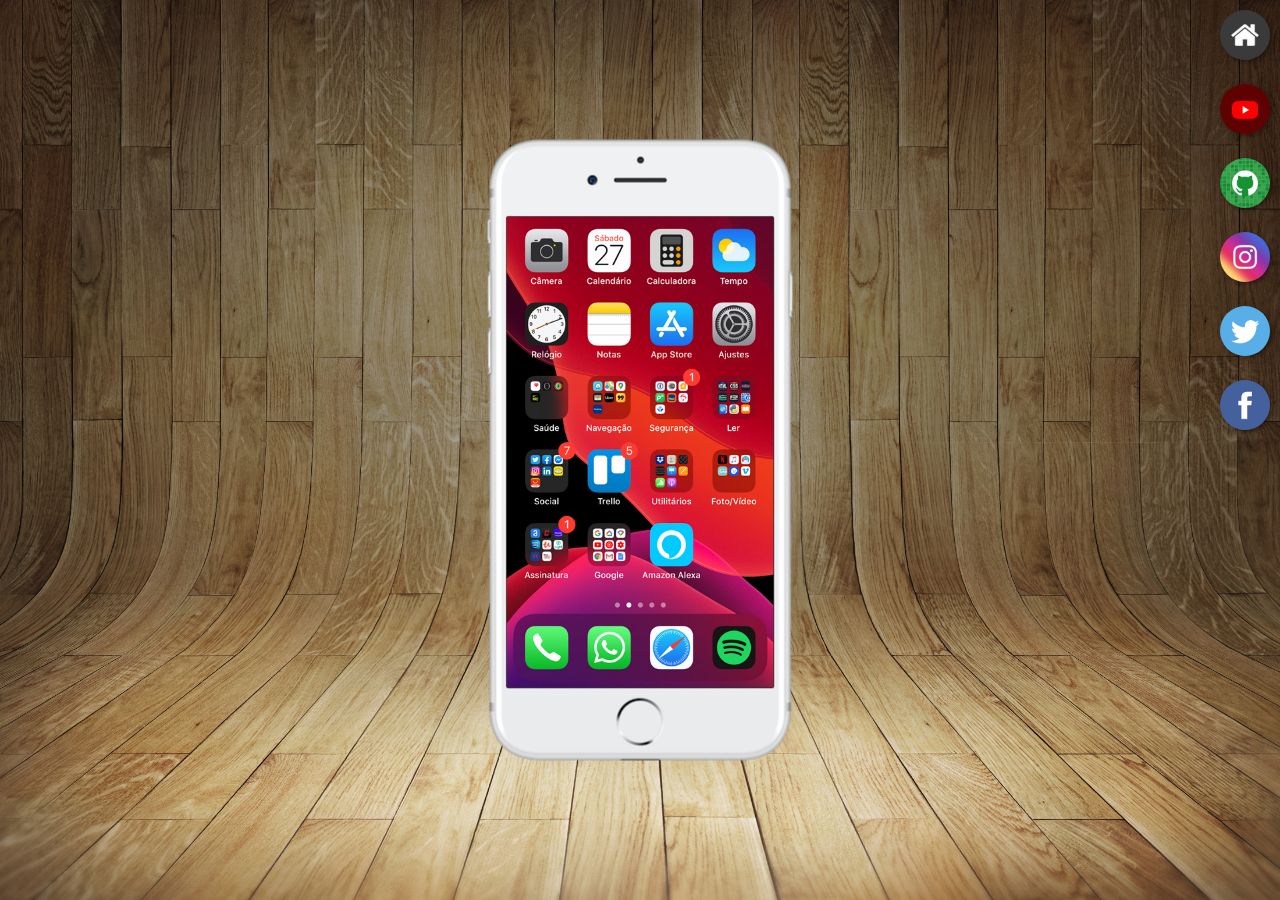
<file: desafio07/index.html>
<!DOCTYPE html>
<html lang="pt-br">
<head>
    <meta charset="UTF-8">
    <meta name="viewport" content="width=device-width, initial-scale=1.0">
    <link rel="shortcut icon" href="favicon.ico" type="image/x-icon">
    <link rel="stylesheet" href="estilos/style.css">
    <title>Projeto Redes Sociais</title>
</head>
<body>
    <main>
        <section id="telefone">
            <iframe src="home.html" name="tela" id="tela" frameborder="0">
                Seu navegador não é compativel com isso.
            </iframe>
            
        </section>
        <section id="redes-sociais">
            <a href="home.html" target="tela"><img src="imagens/logo-home.jpg" alt="Home"></a><br>
            <a href="youtube.html" target="tela"><img src="imagens/logo-youtube.jpg" alt="youtube"></a><br>
            <a href="github.html" target="tela"><img src="imagens/logo-github.jpg" alt="GitHub"></a><br>
            <a href="instagram.html" target="tela"><img src="imagens/logo-instagram.jpg" alt="instagram"></a><br>
            <a href="twitter.html" target="tela"><img src="imagens/logo-twitter.jpg" alt="twitter"></a><br>
            <a href="facebook.html" target="tela"><img src="imagens/logo-facebook.jpg" alt="Facebook"></a>

        </section>
    </main>
    
</body>
</html>
</file>
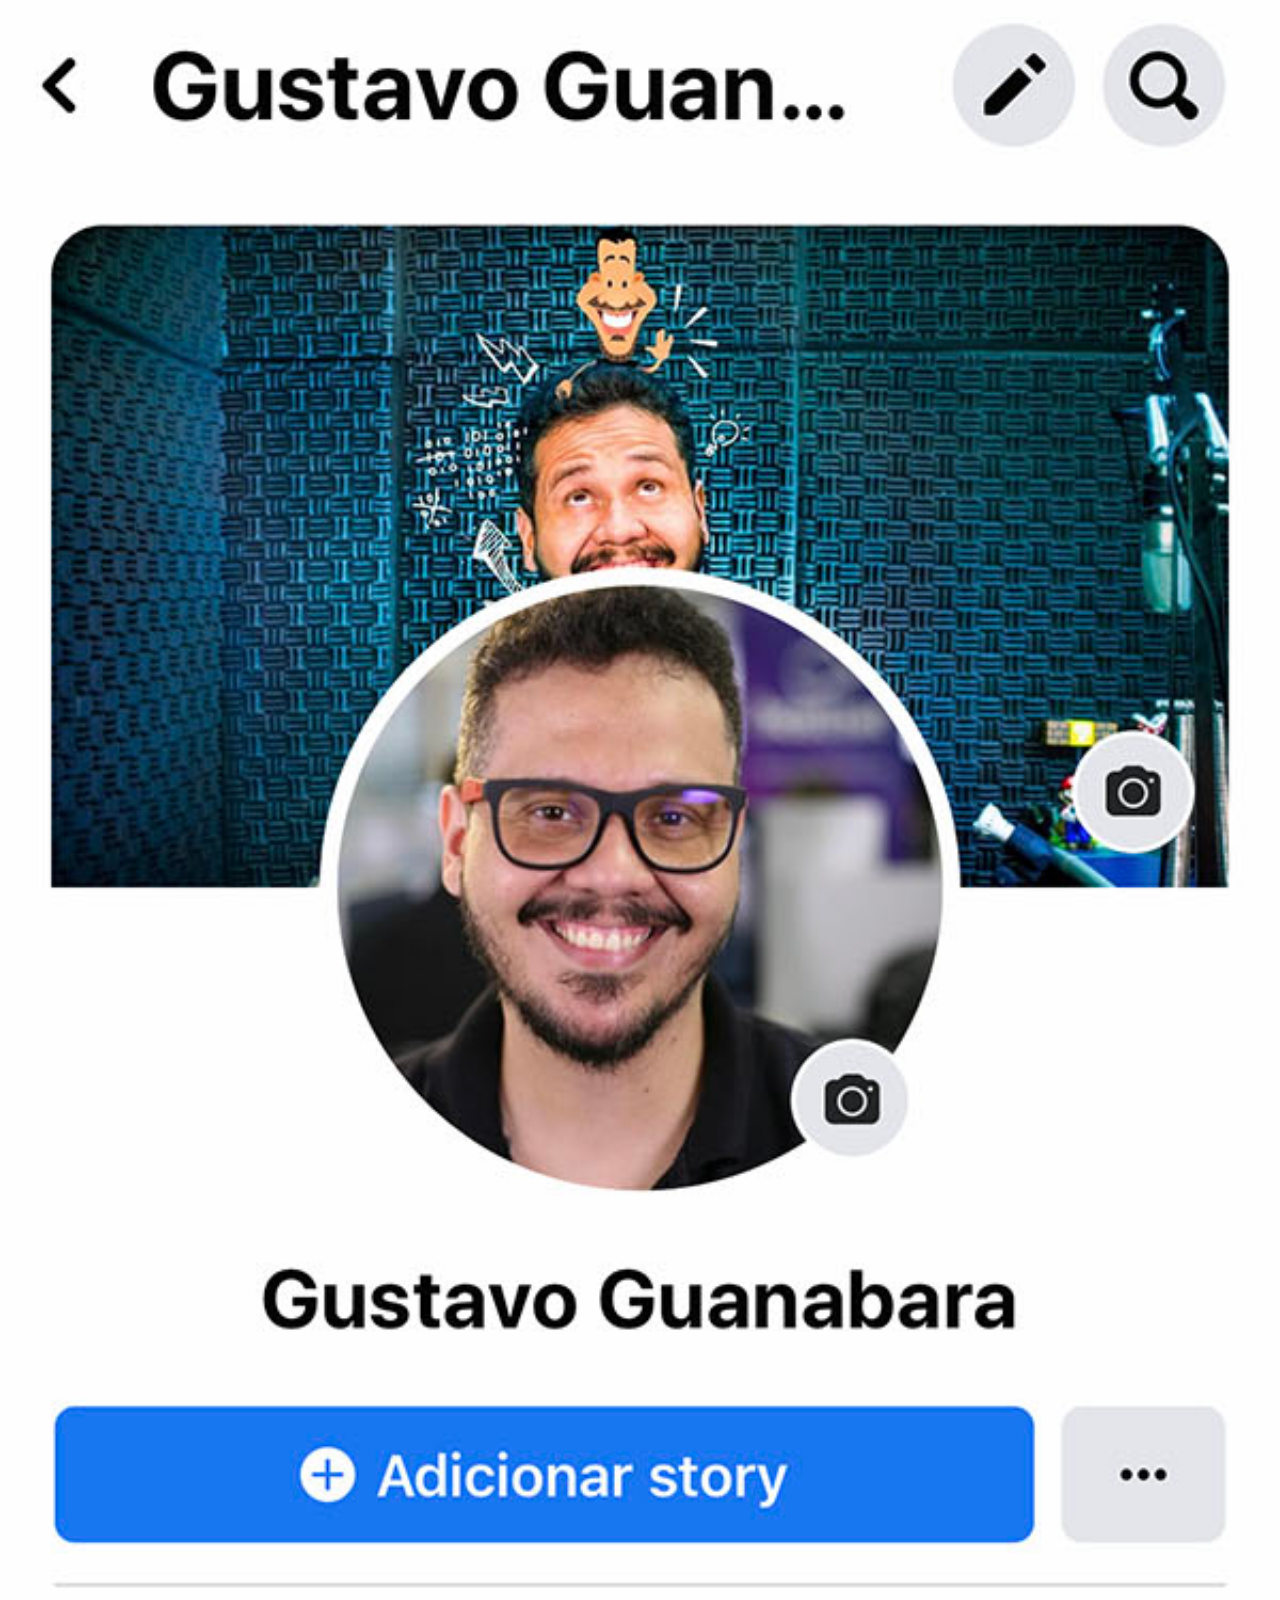
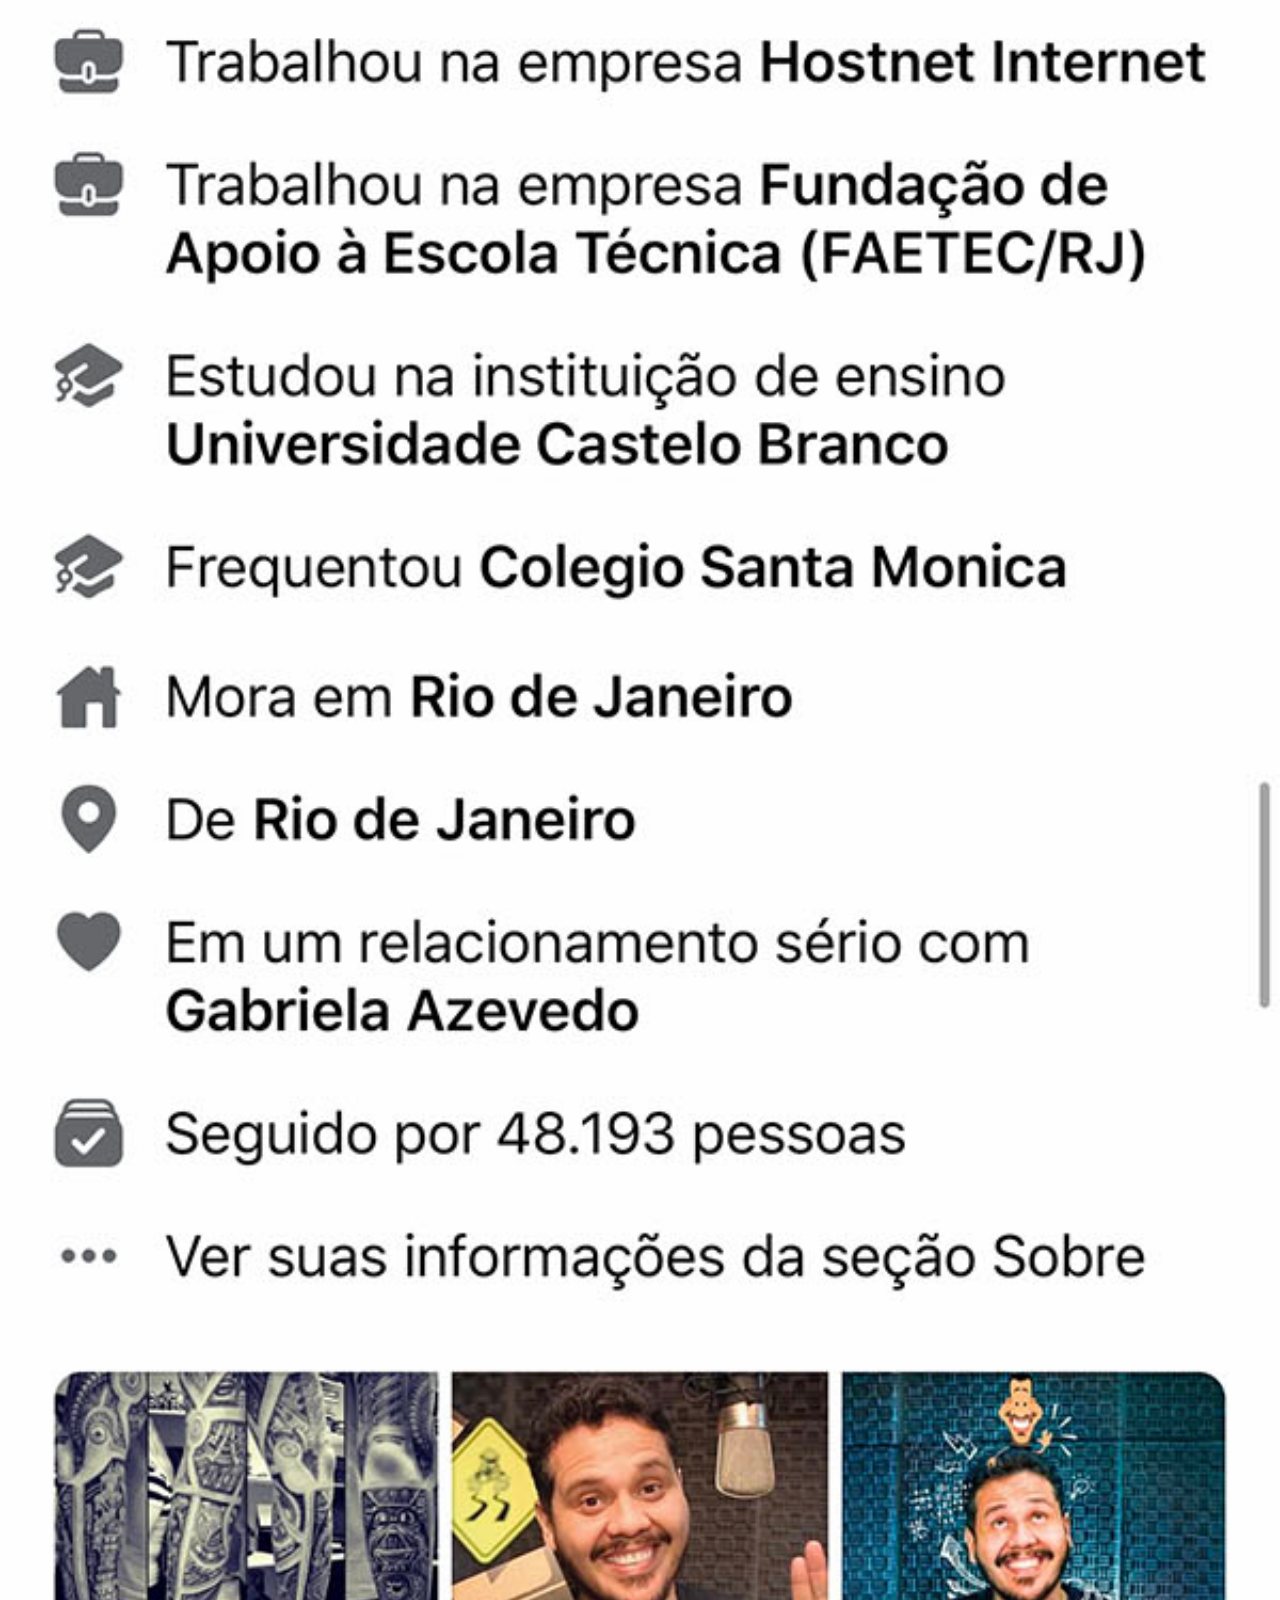
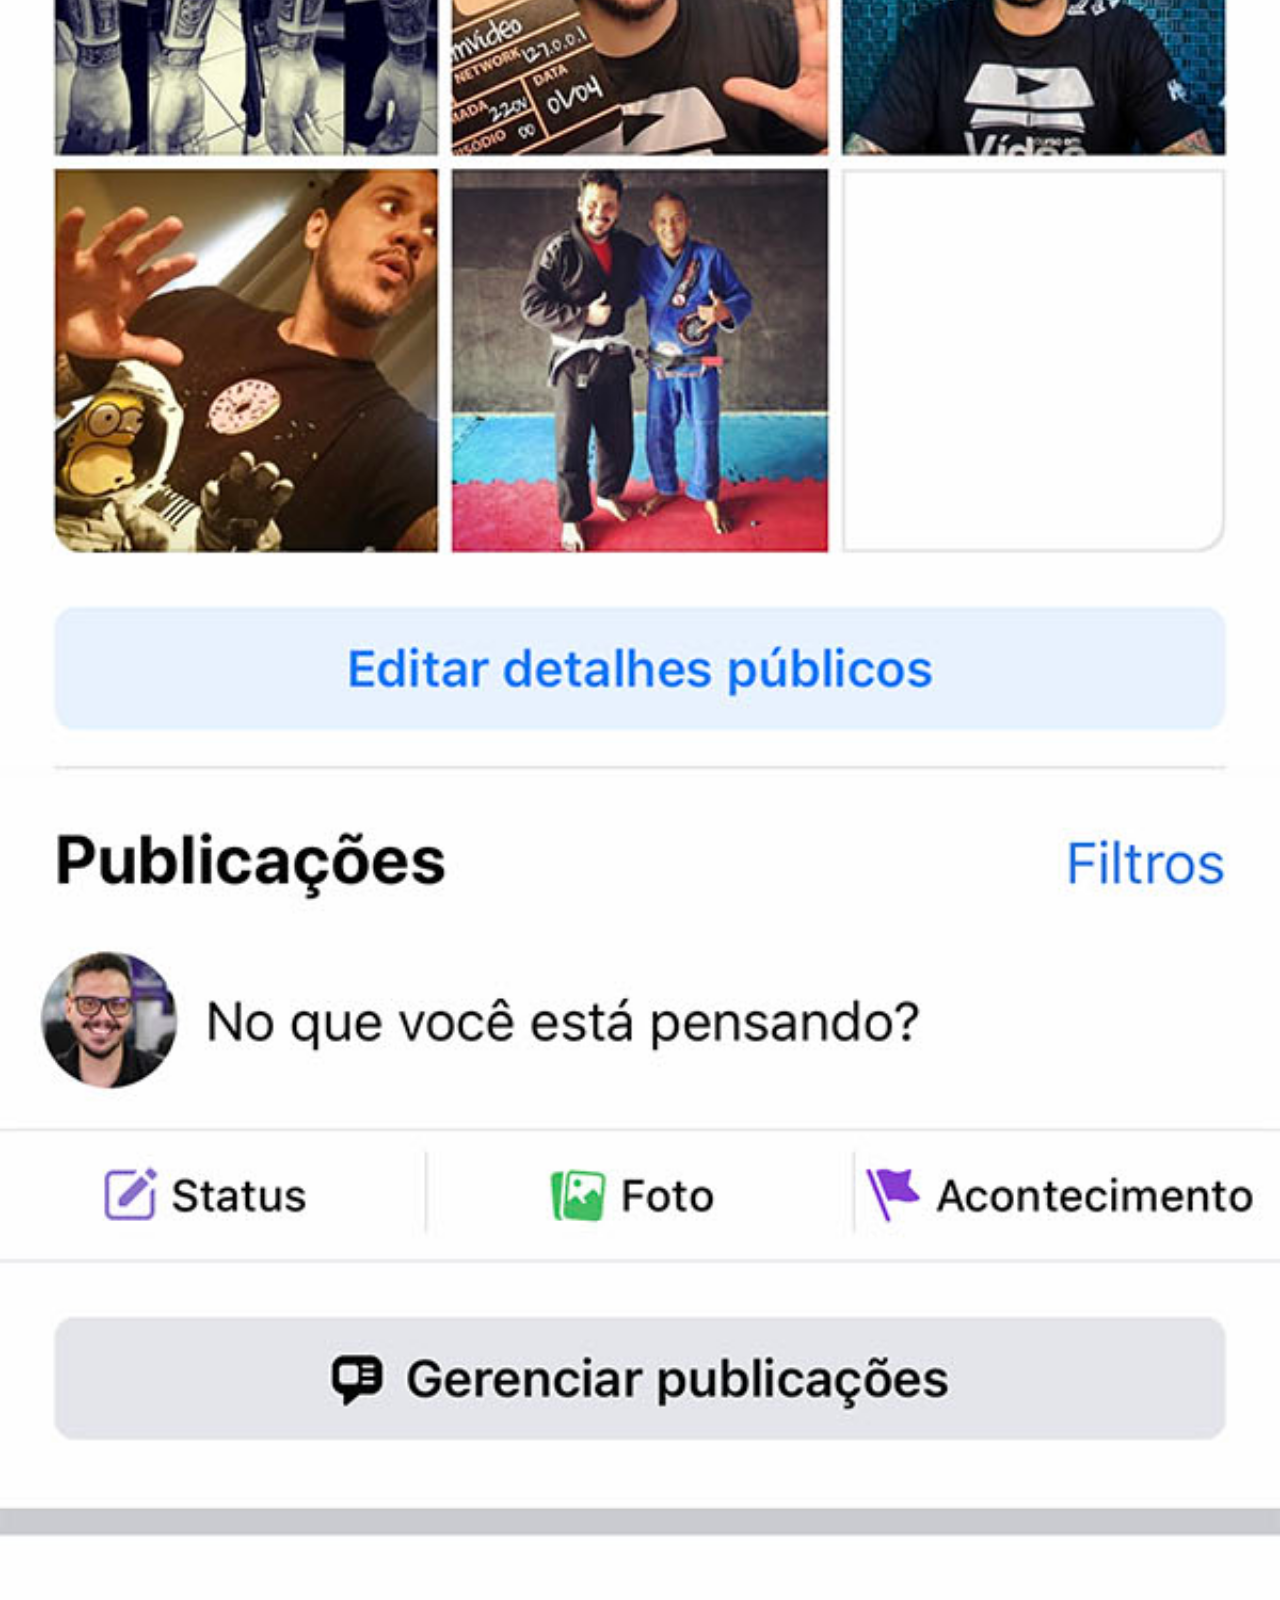
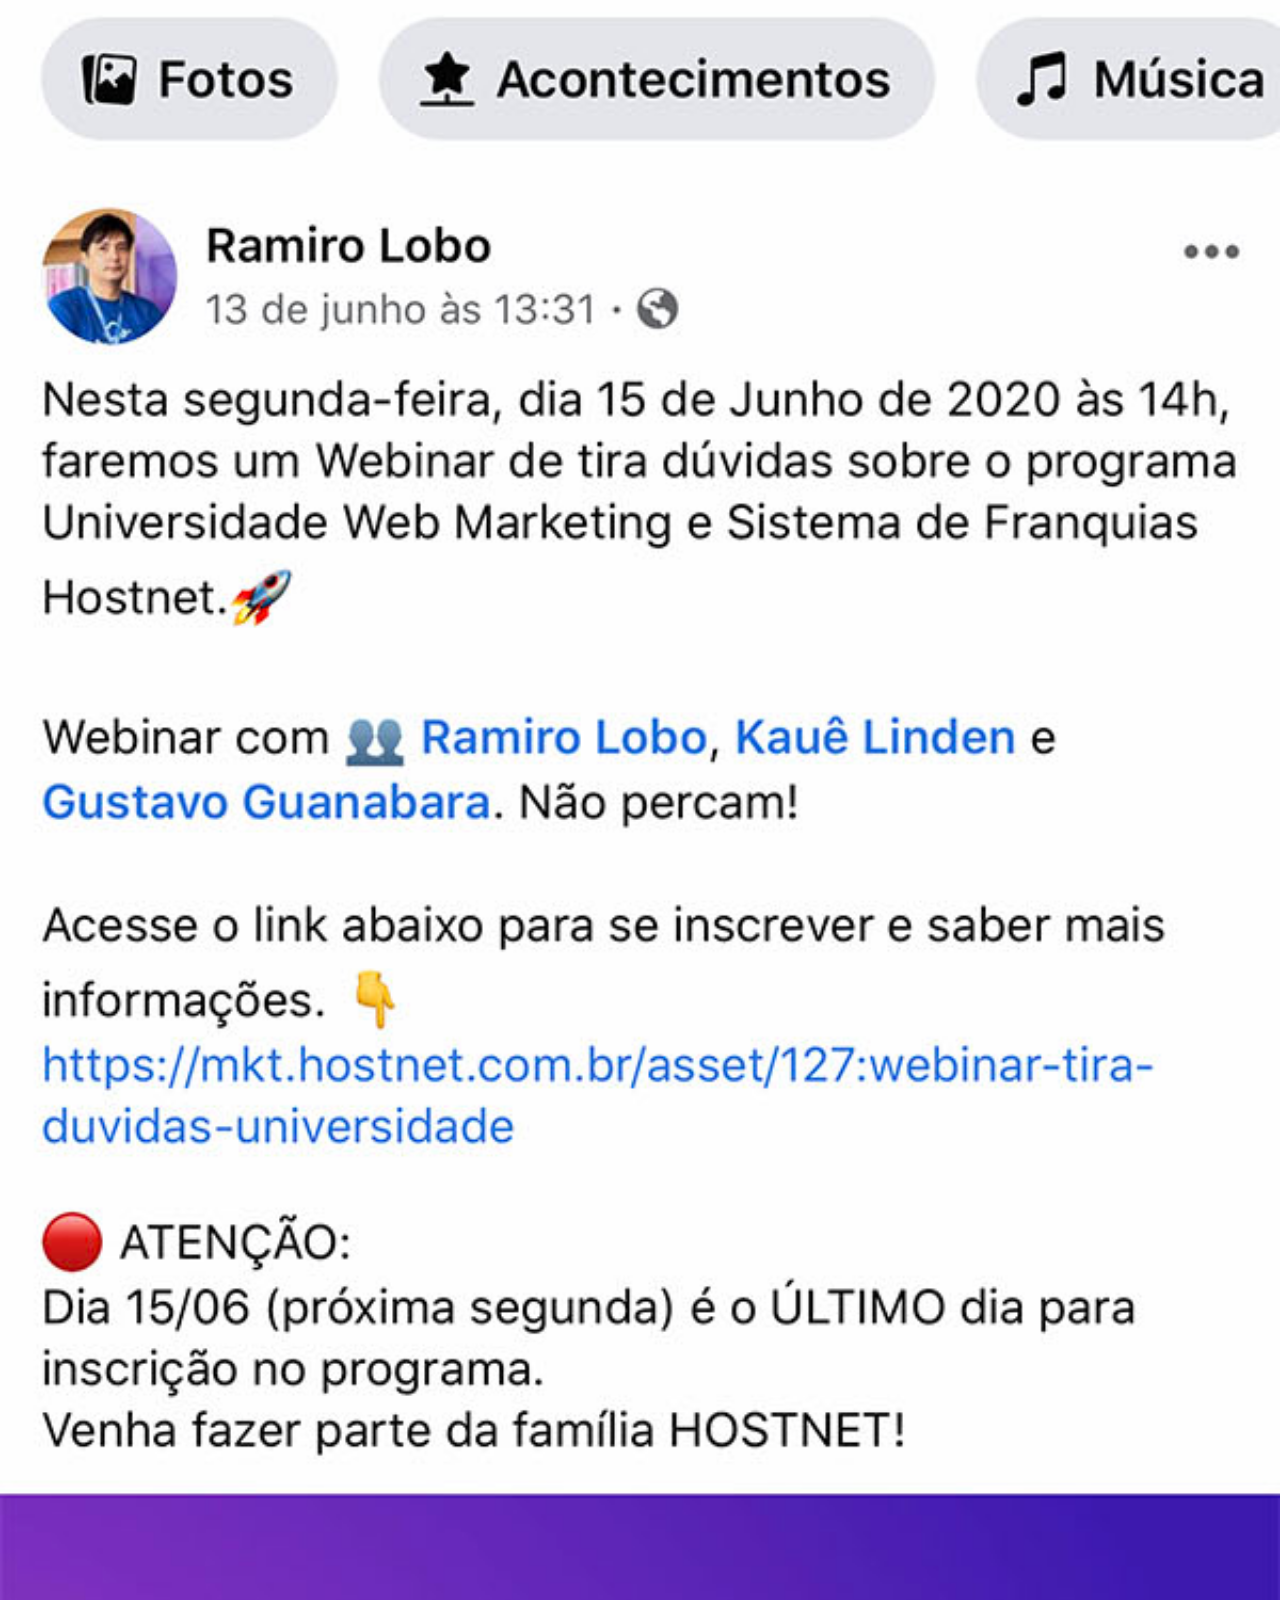
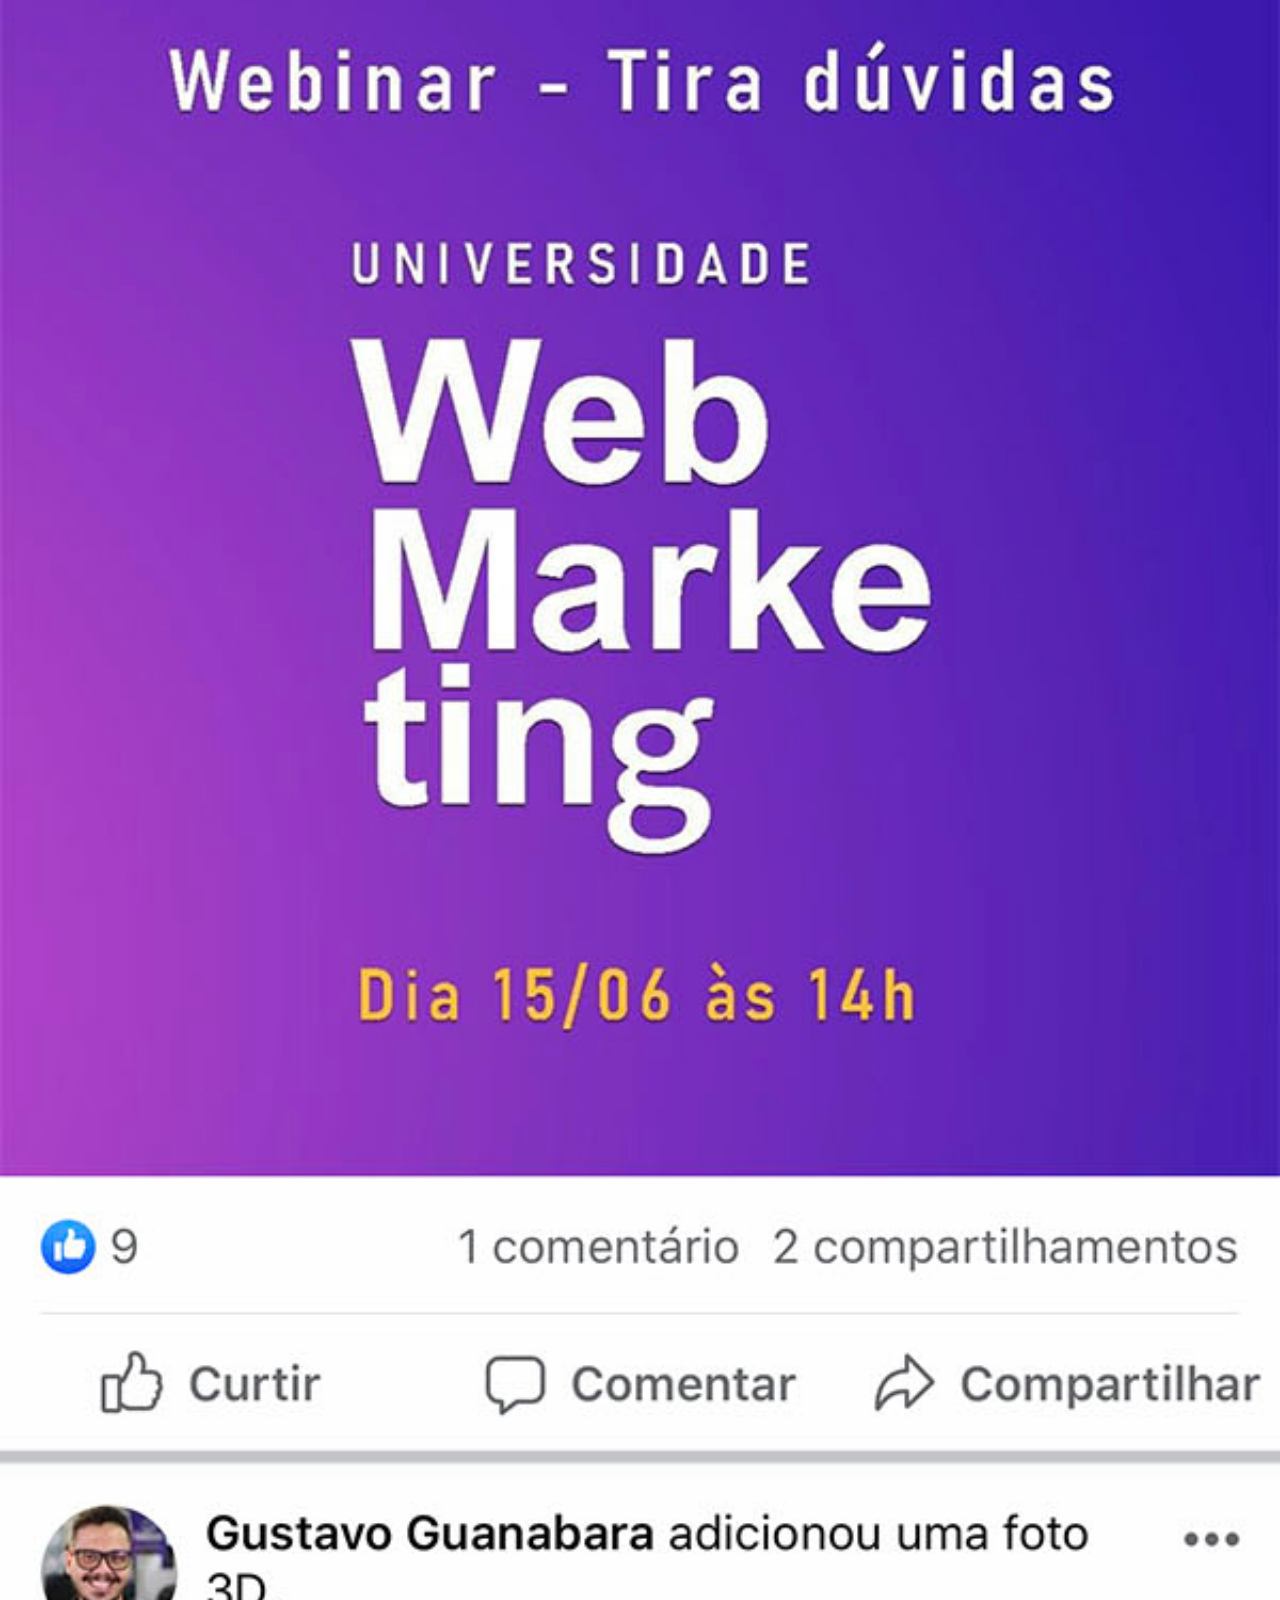
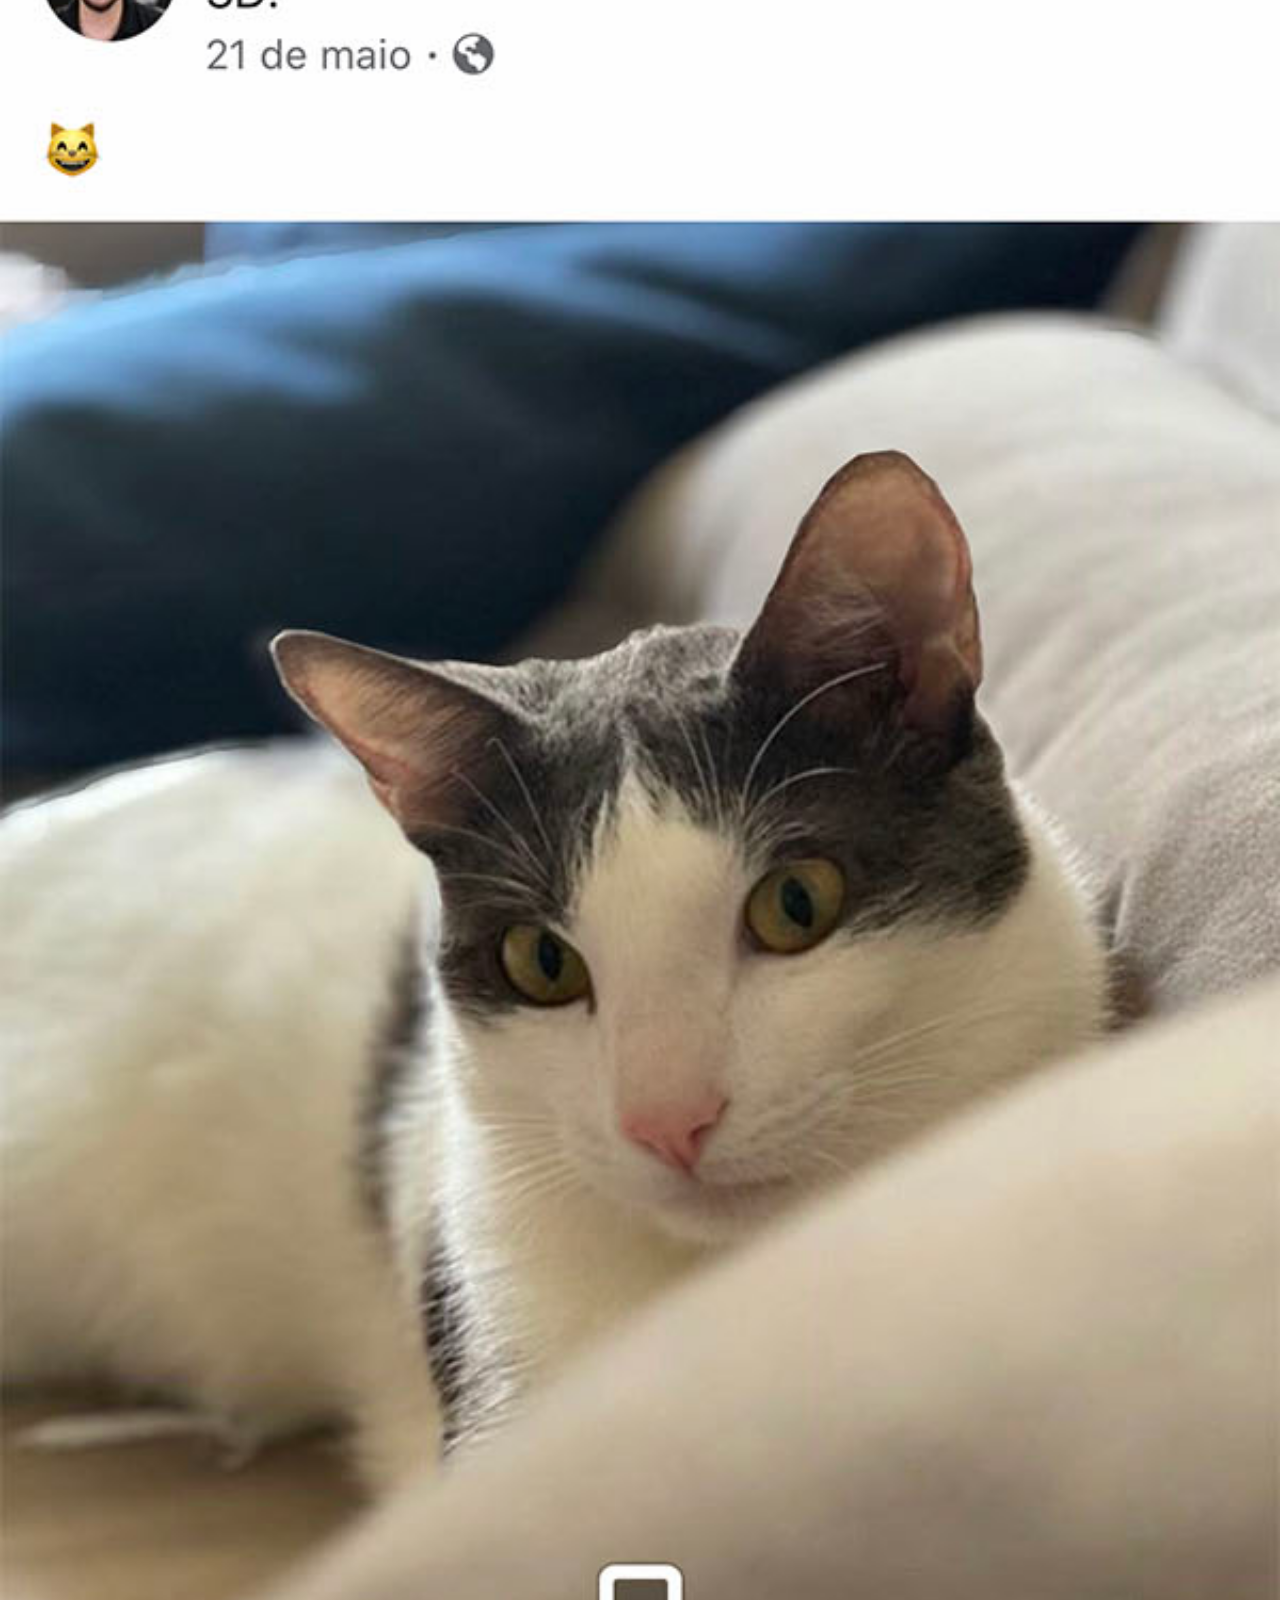
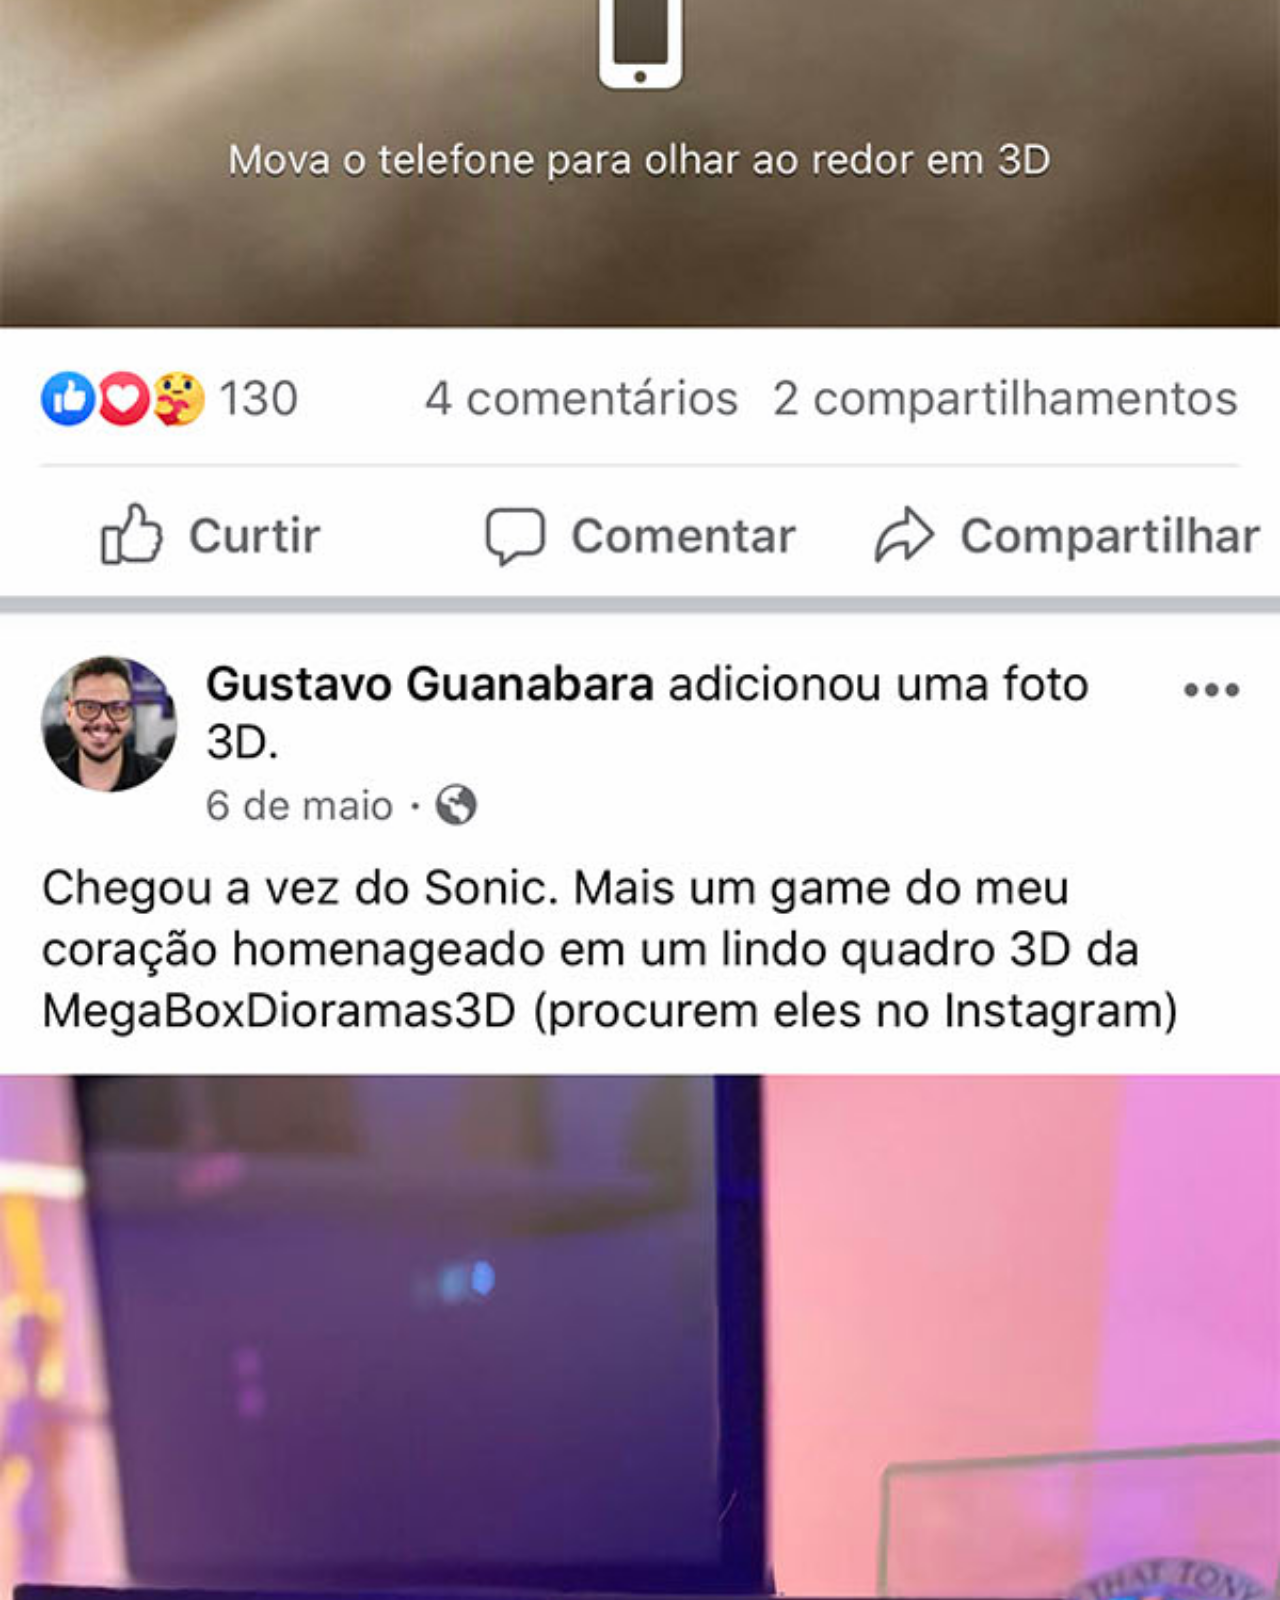
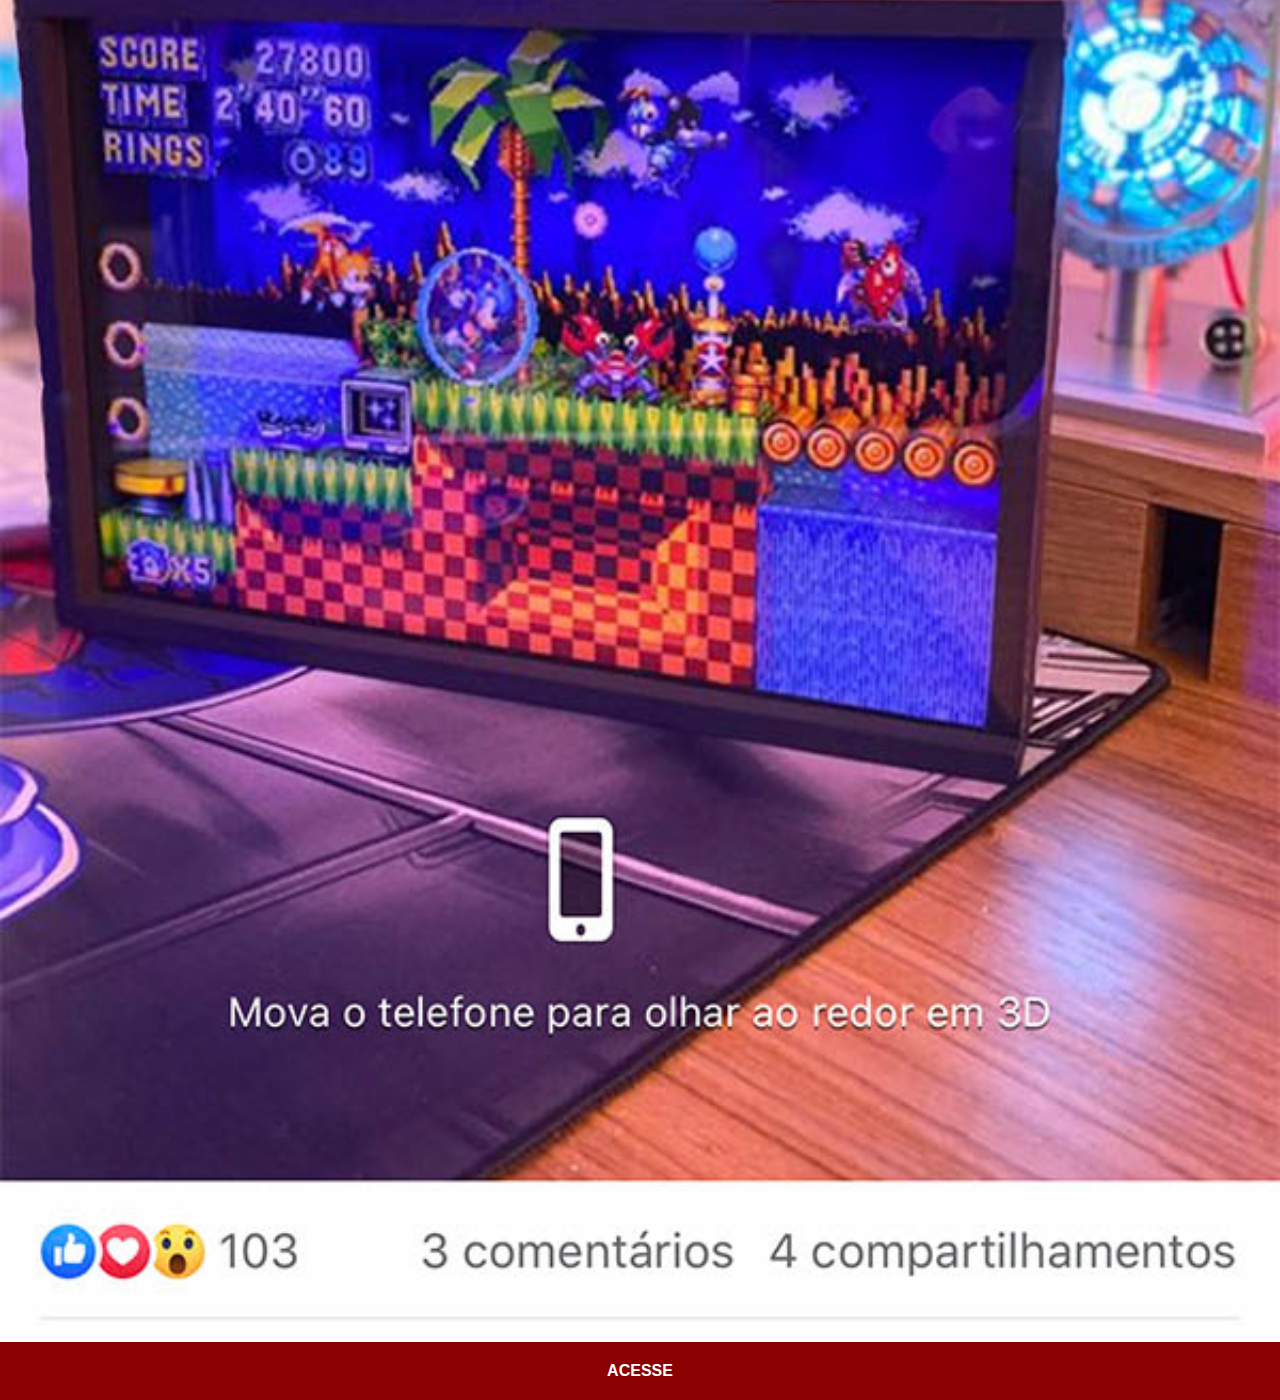
<file: desafio07/facebook.html>
<!DOCTYPE html>
<html lang="pt-br">
<head>
    <meta charset="UTF-8">
    <meta name="viewport" content="width=device-width, initial-scale=1.0">
    <title>Facebook</title>
    <link rel="stylesheet" href="estilos/social.css">
</head>
<body>
    <img src="imagens/tela-facebook.jpg" alt="Facebook">
    <a href="https://pt-br.facebook.com/gustavoguanabara/" target="_blank">ACESSE</a>
    
</body>
</html>
</file>
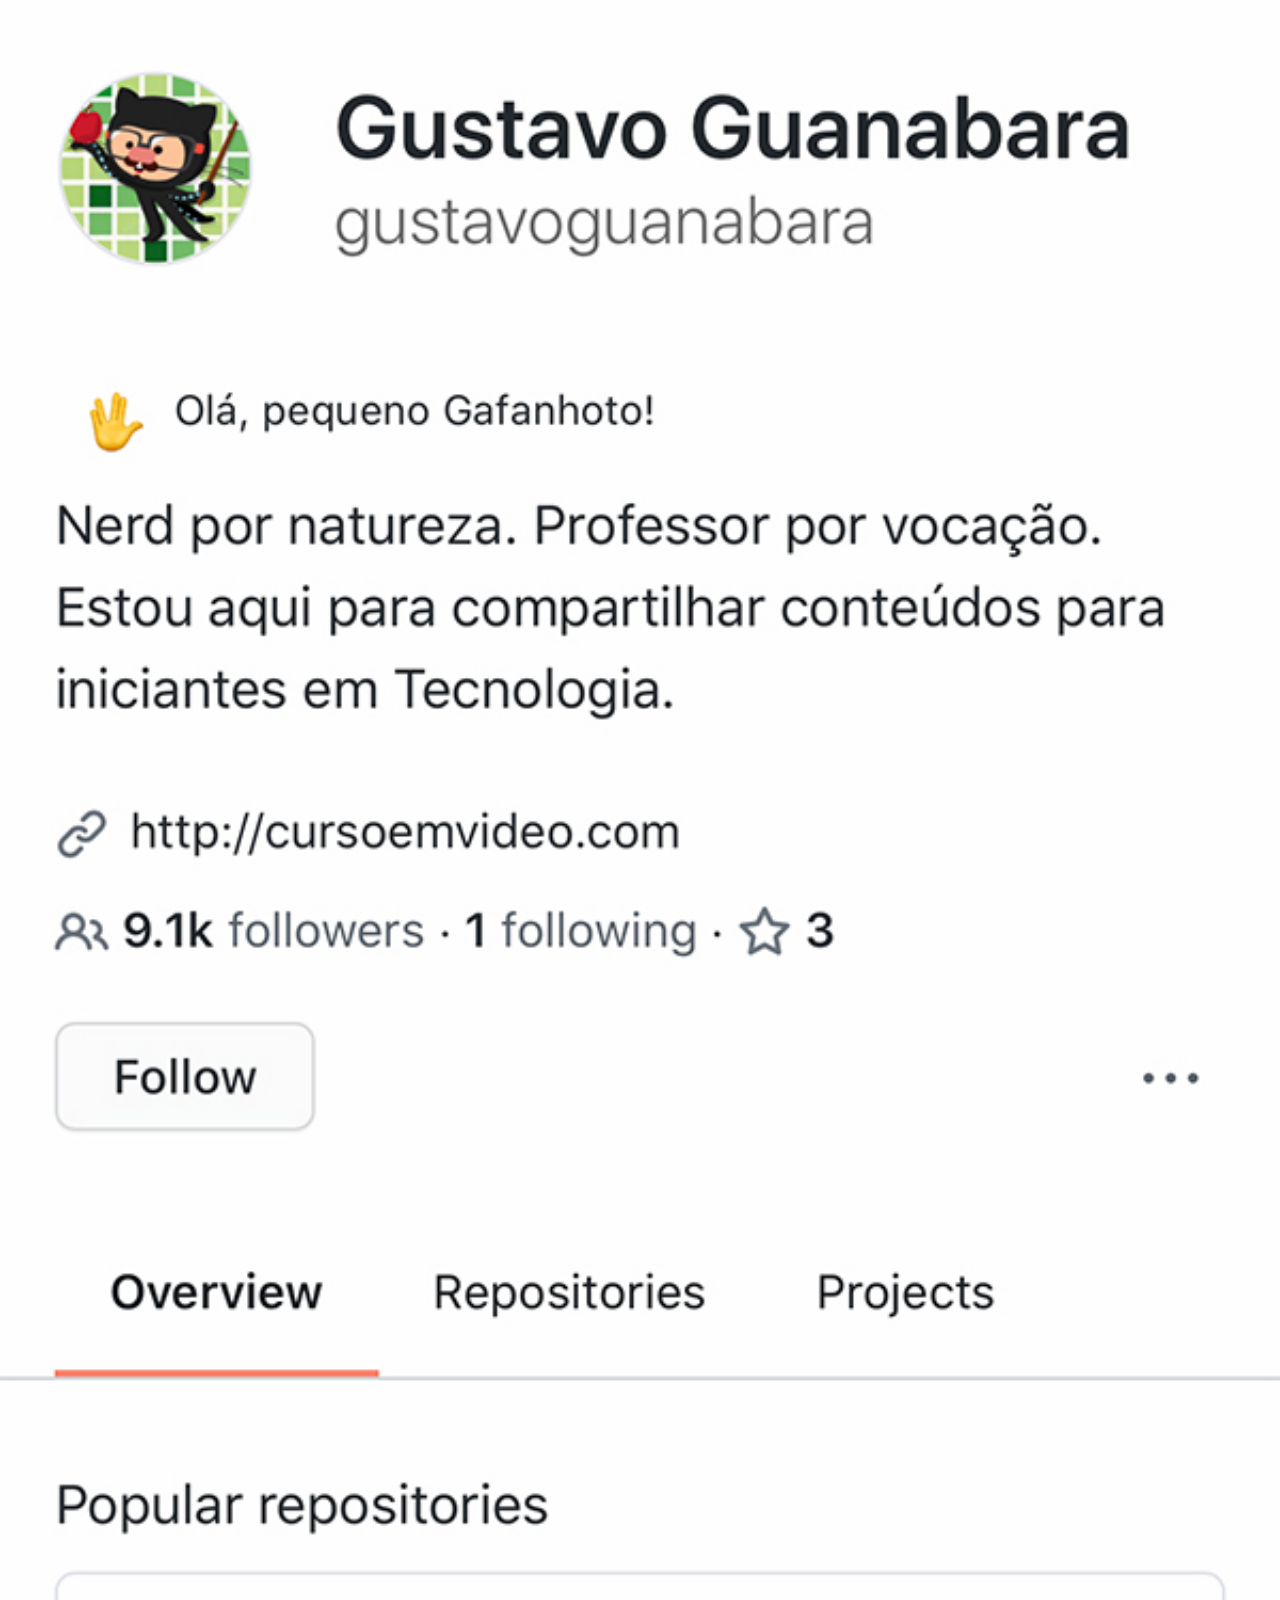
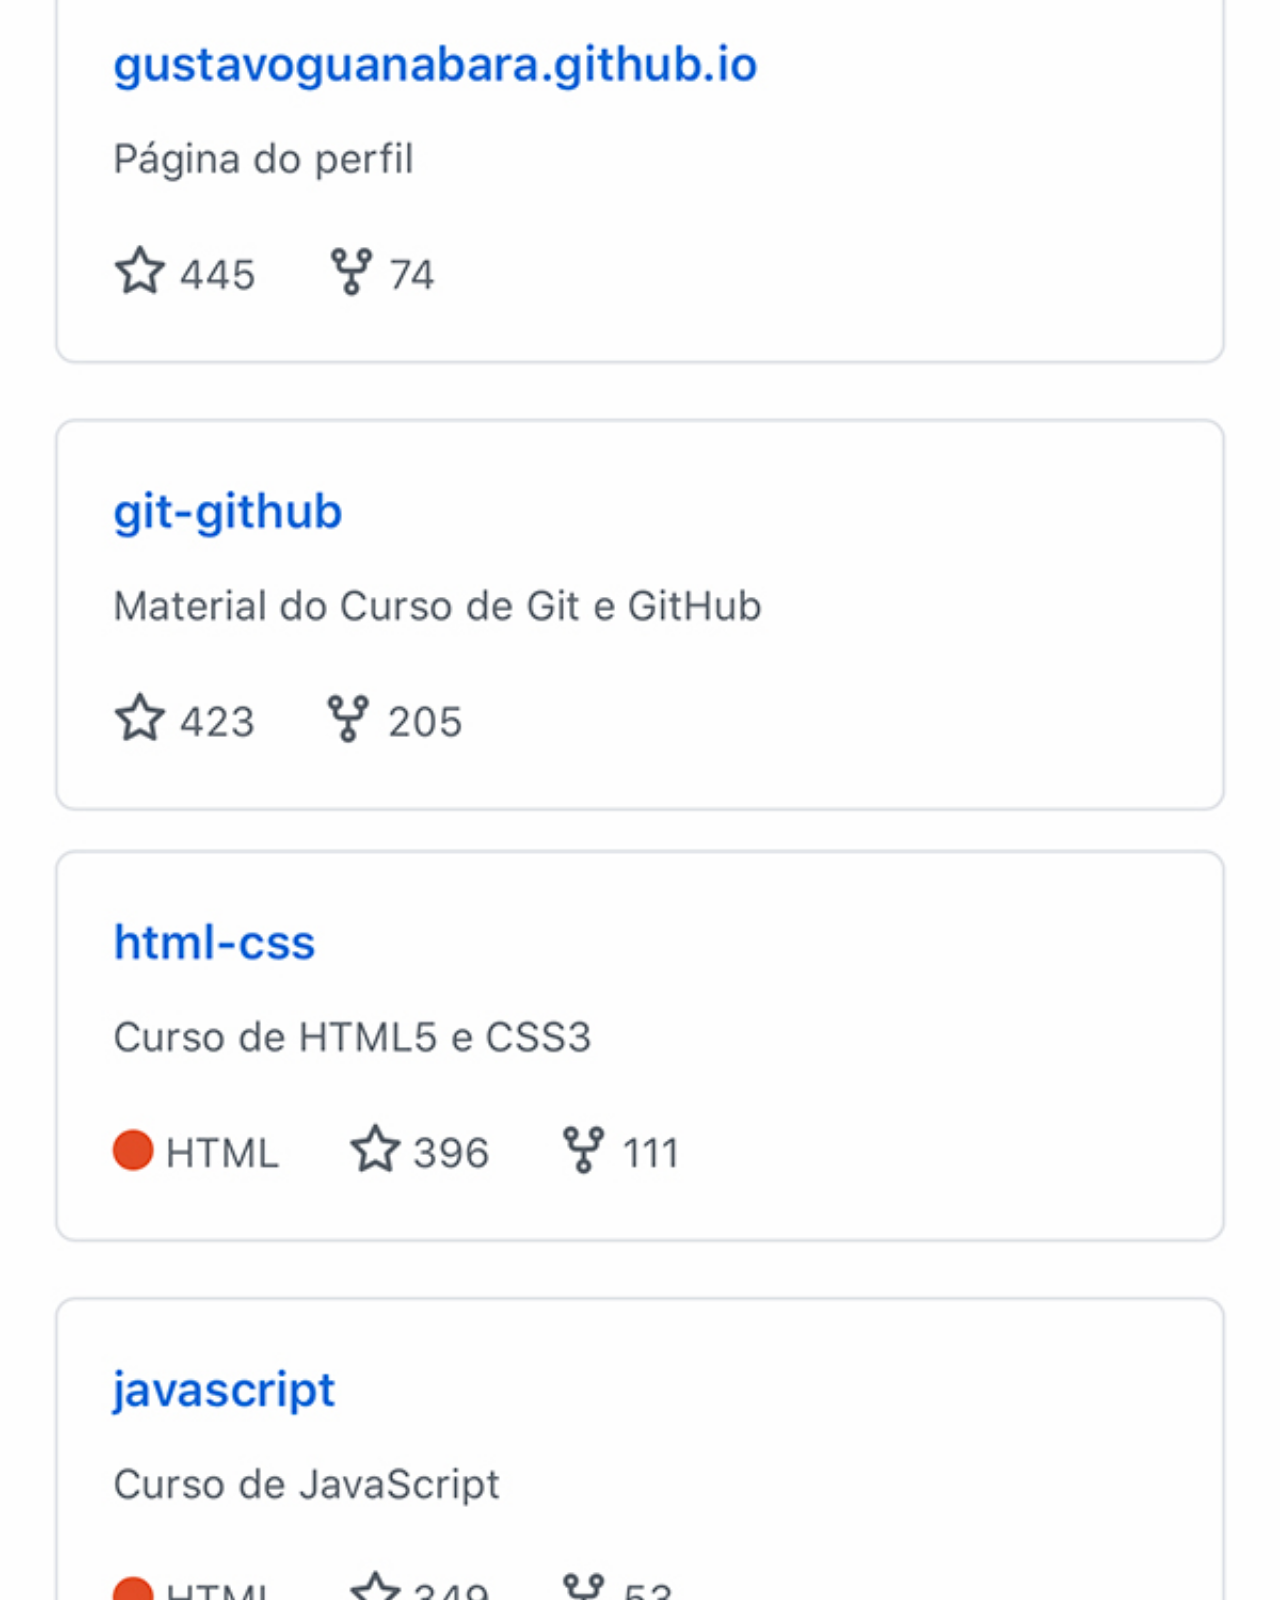
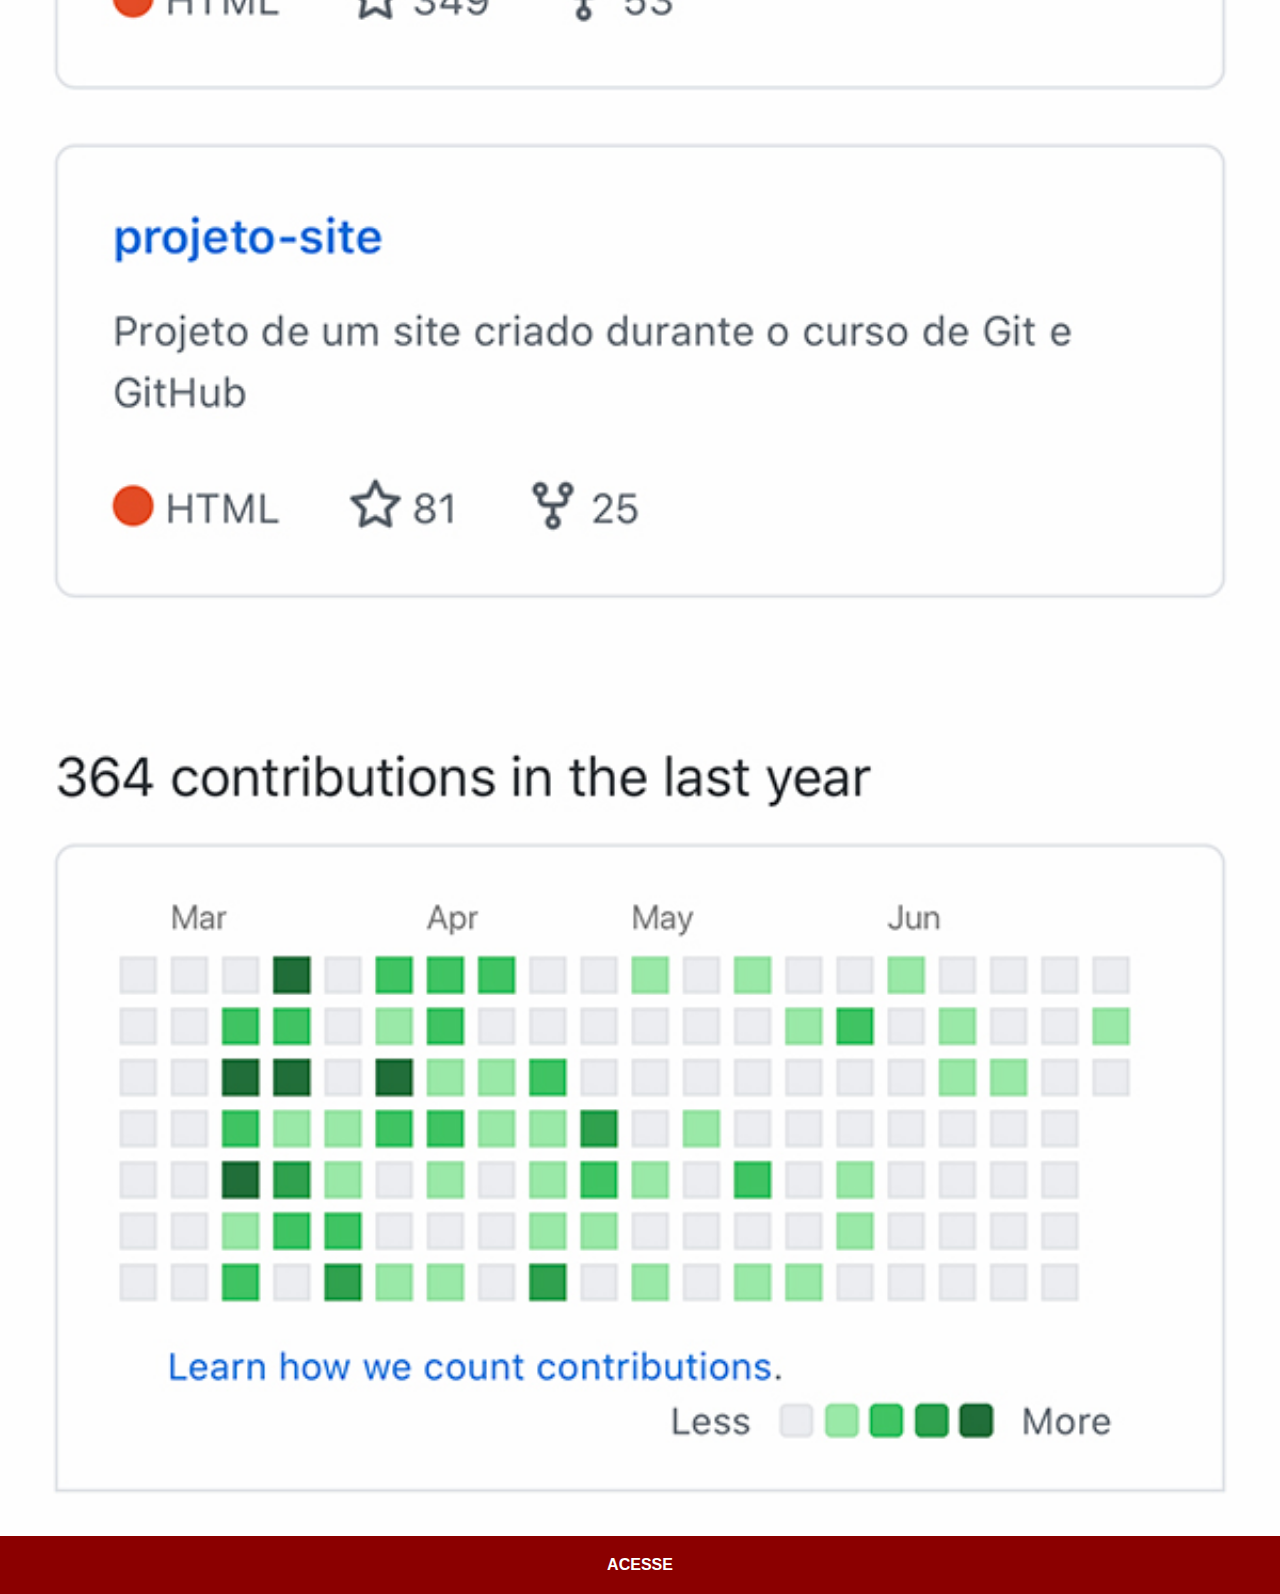
<file: desafio07/github.html>
<!DOCTYPE html>
<html lang="pt-br">
<head>
    <meta charset="UTF-8">
    <meta name="viewport" content="width=device-width, initial-scale=1.0">
    <title>GitHub</title>
    <link rel="stylesheet" href="estilos/social.css">
</head>
<body>
    <img src="imagens/tela-github.jpg" alt="GitHub">
    <a href="https://github.com/gustavoguanabara" target="_blank">ACESSE</a>
</body>
</html>
</file>
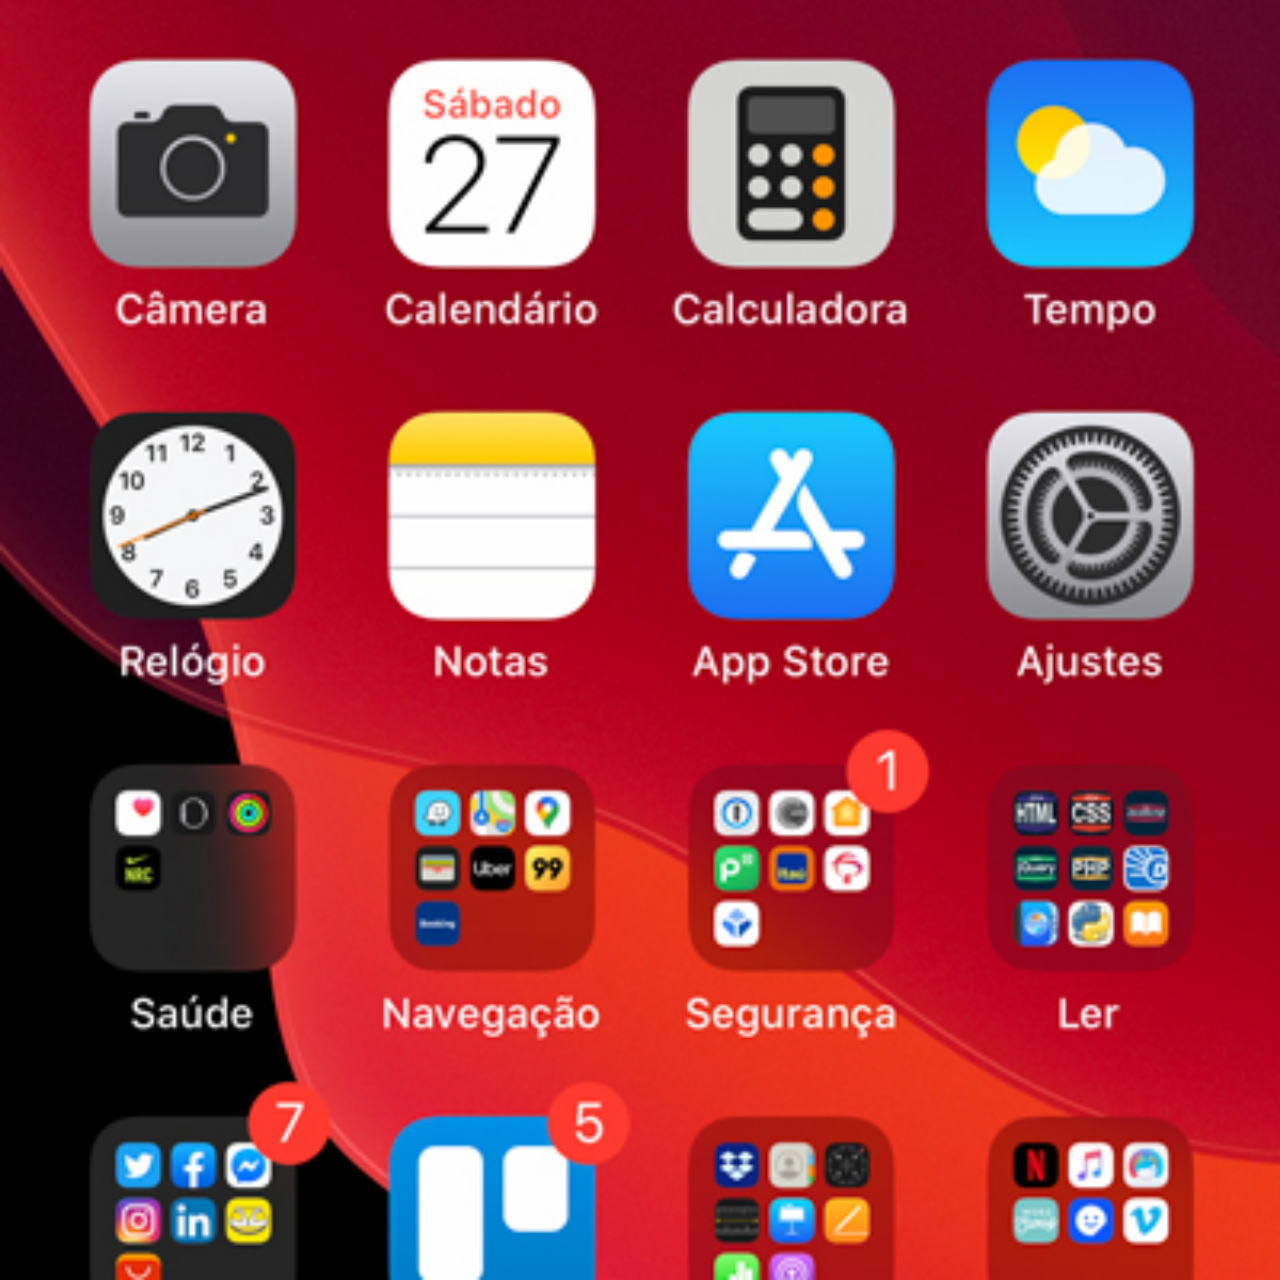
<file: desafio07/home.html>
<!DOCTYPE html>
<html lang="pt-br">
<head>
    <meta charset="UTF-8">
    <meta name="viewport" content="width=device-width, initial-scale=1.0">
    <title>Home</title>
  
</head>
  <style>
    * {
        margin: 0px;
        padding: 0px;
    }

    body {
        width: 100vw;
        height: 100vw;
        background:  black url('imagens/tela-home.jpg') no-repeat top center;
        background-size: cover;
    }

 </style>

<body>
    
</body>
</html>
</file>
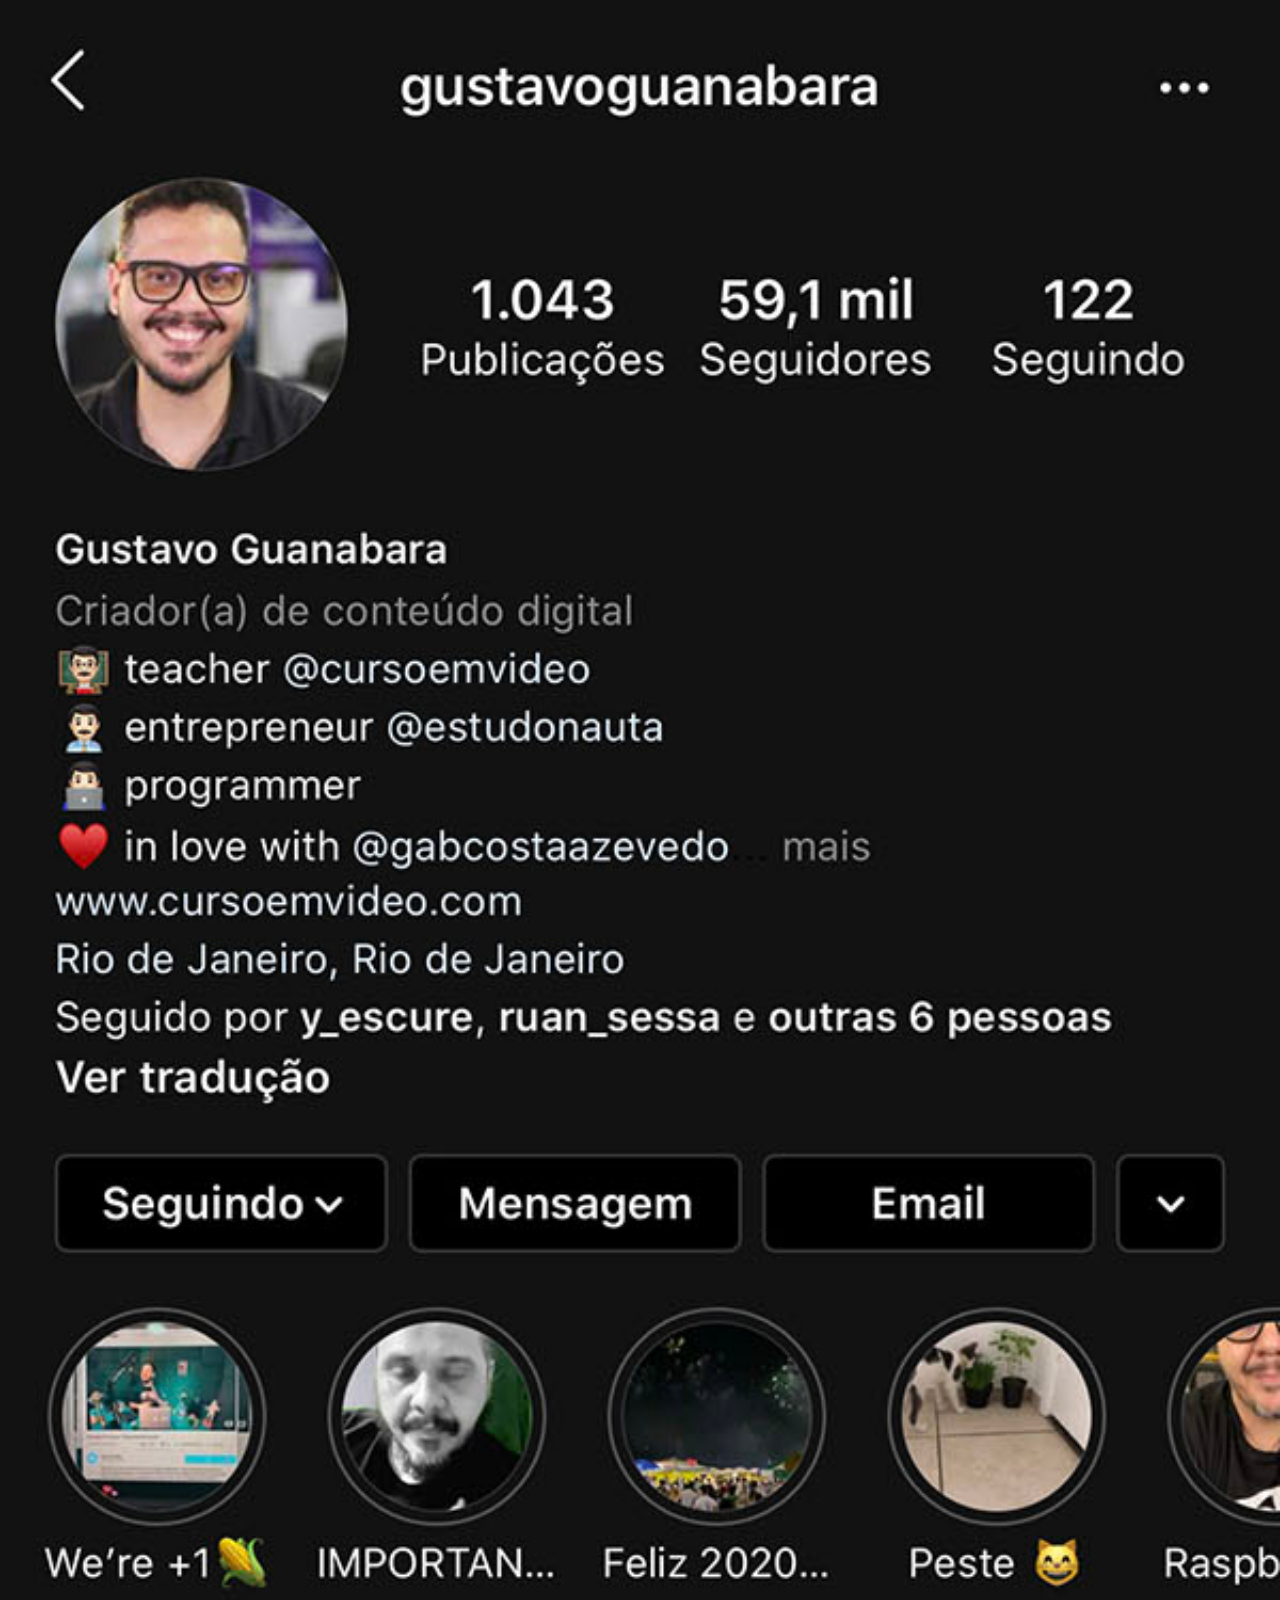
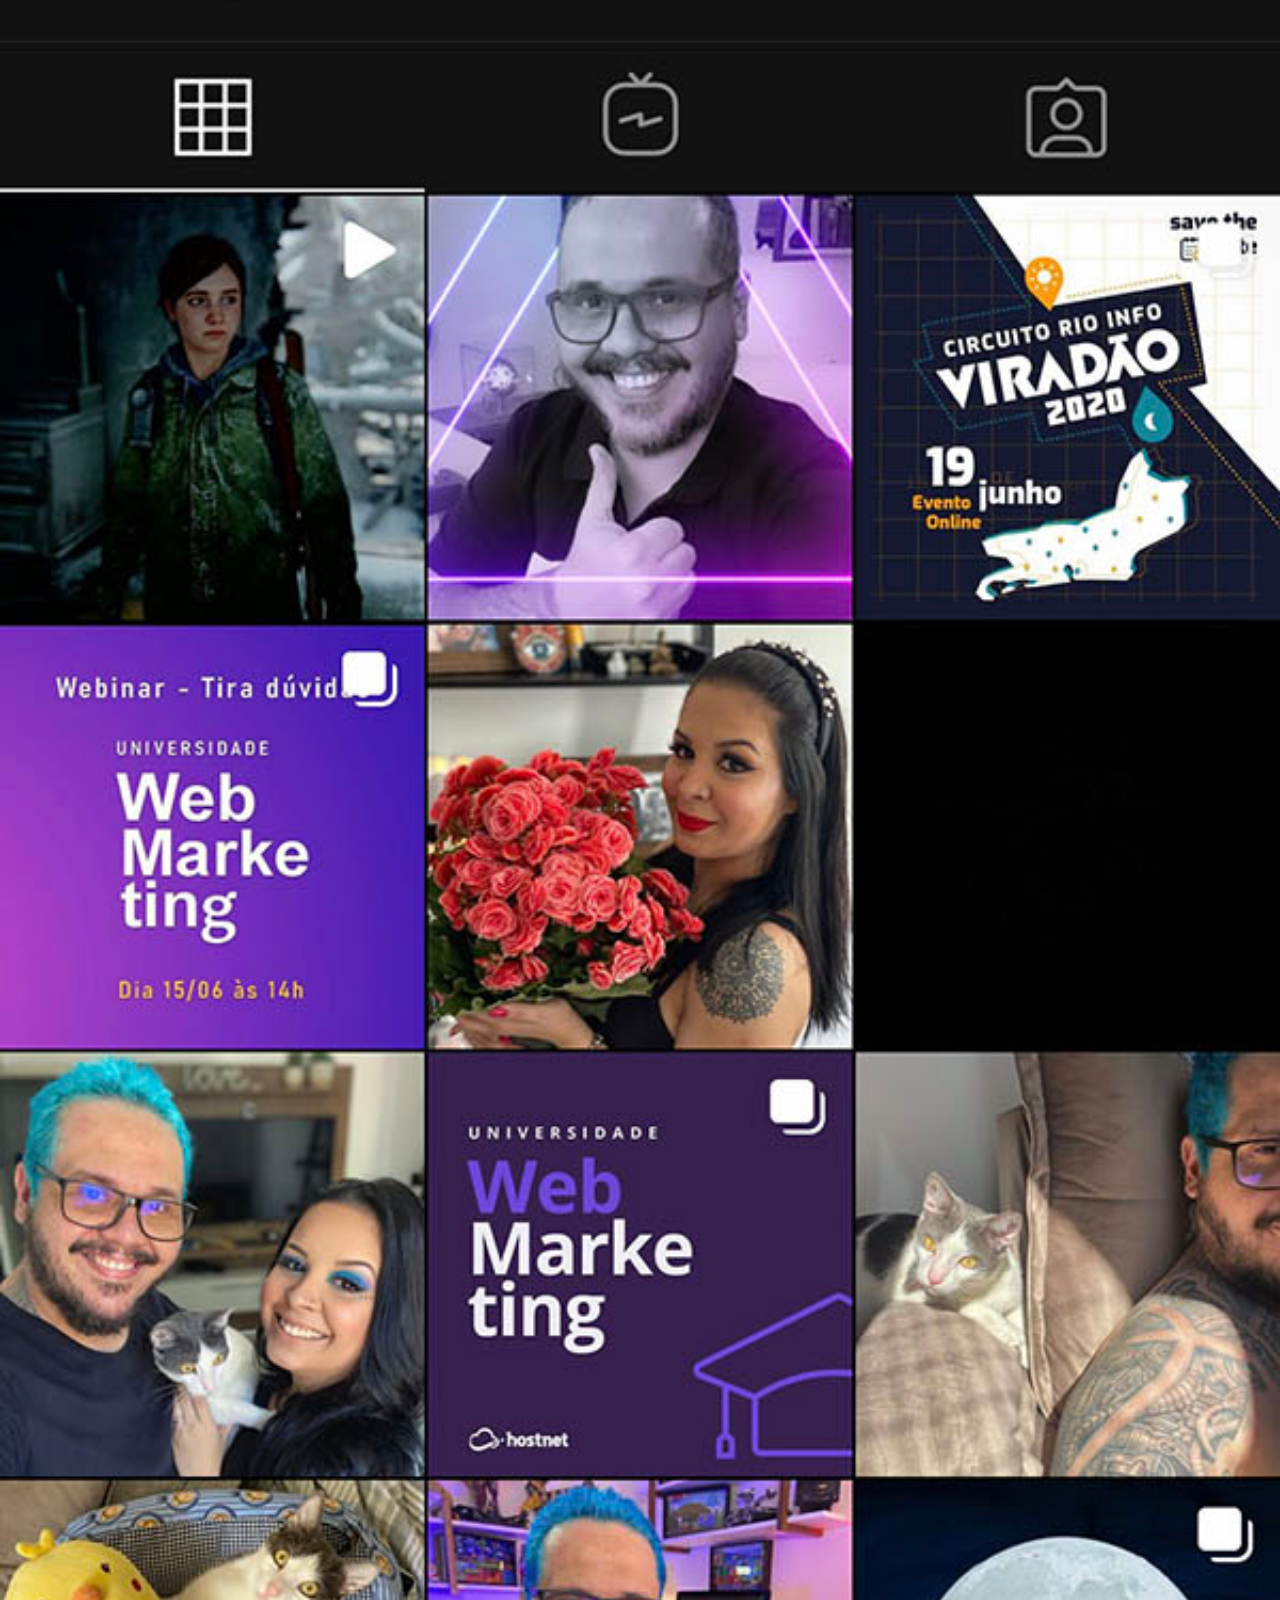
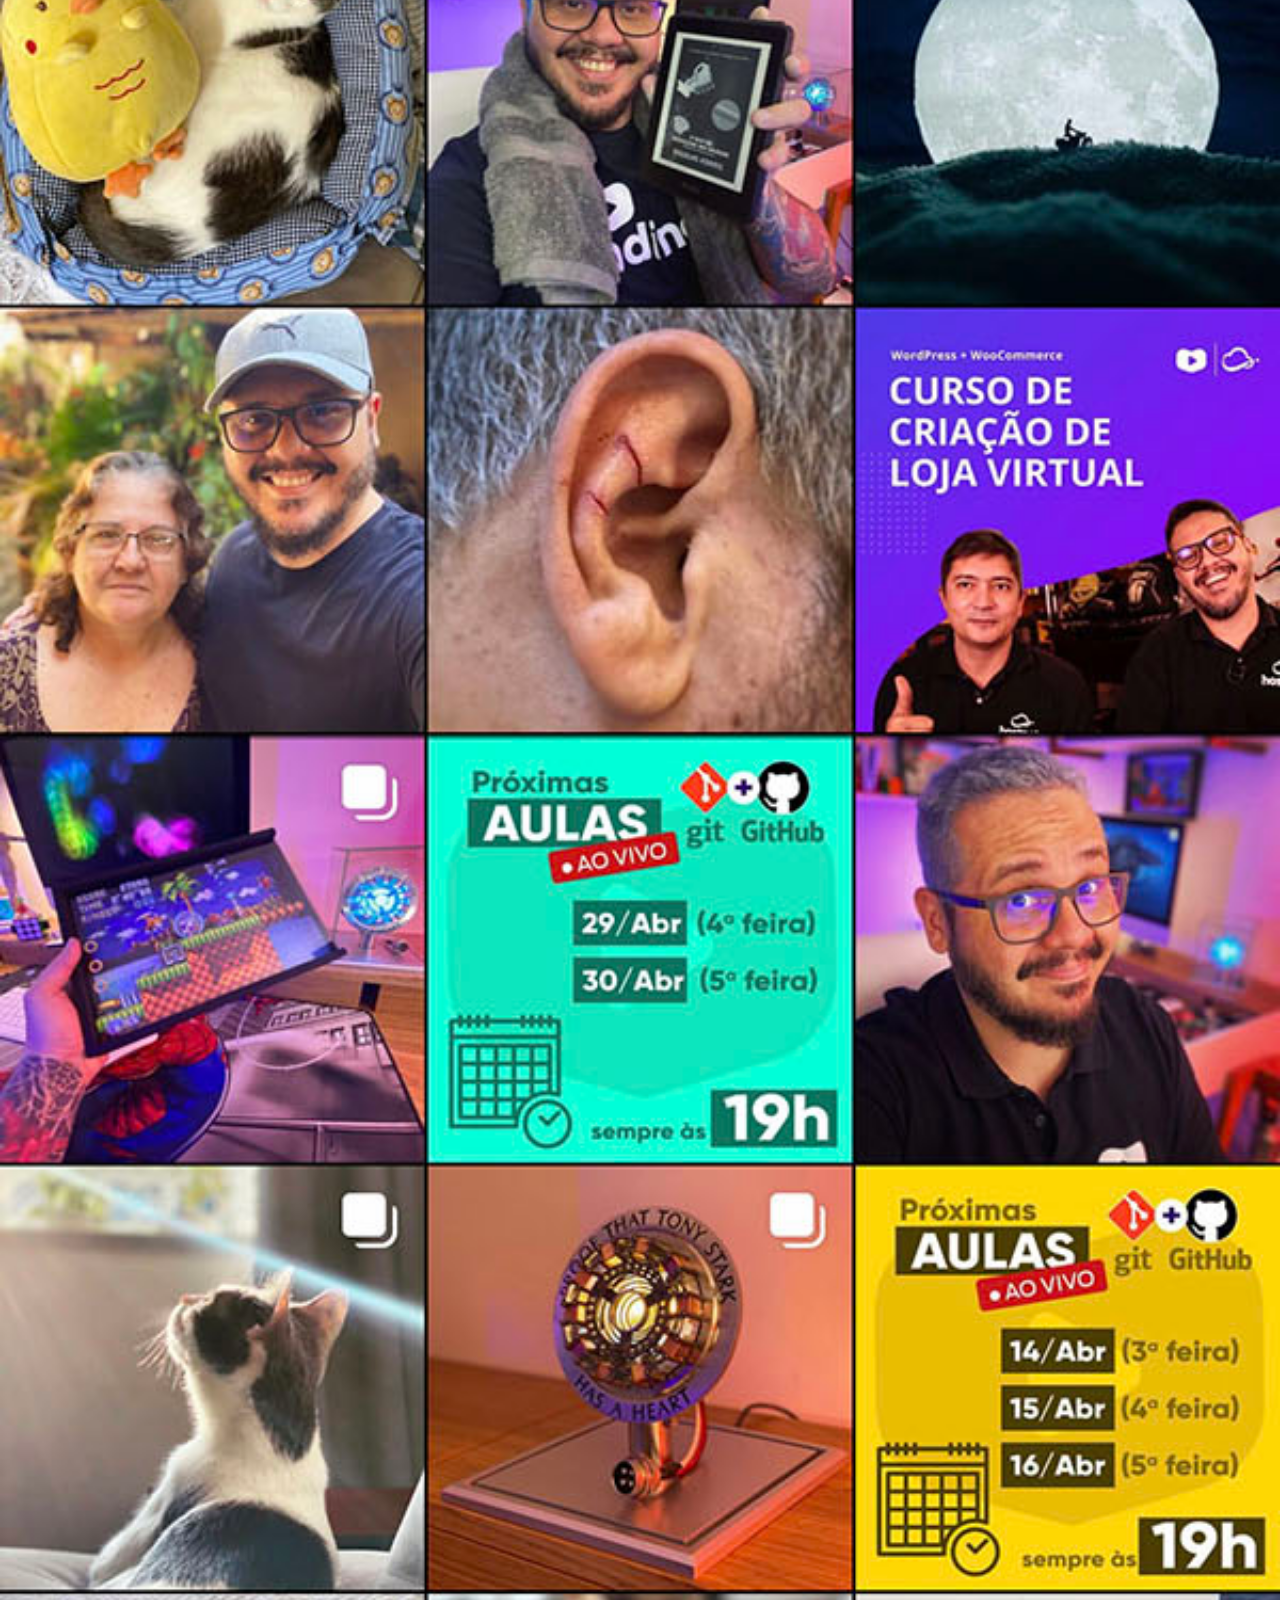
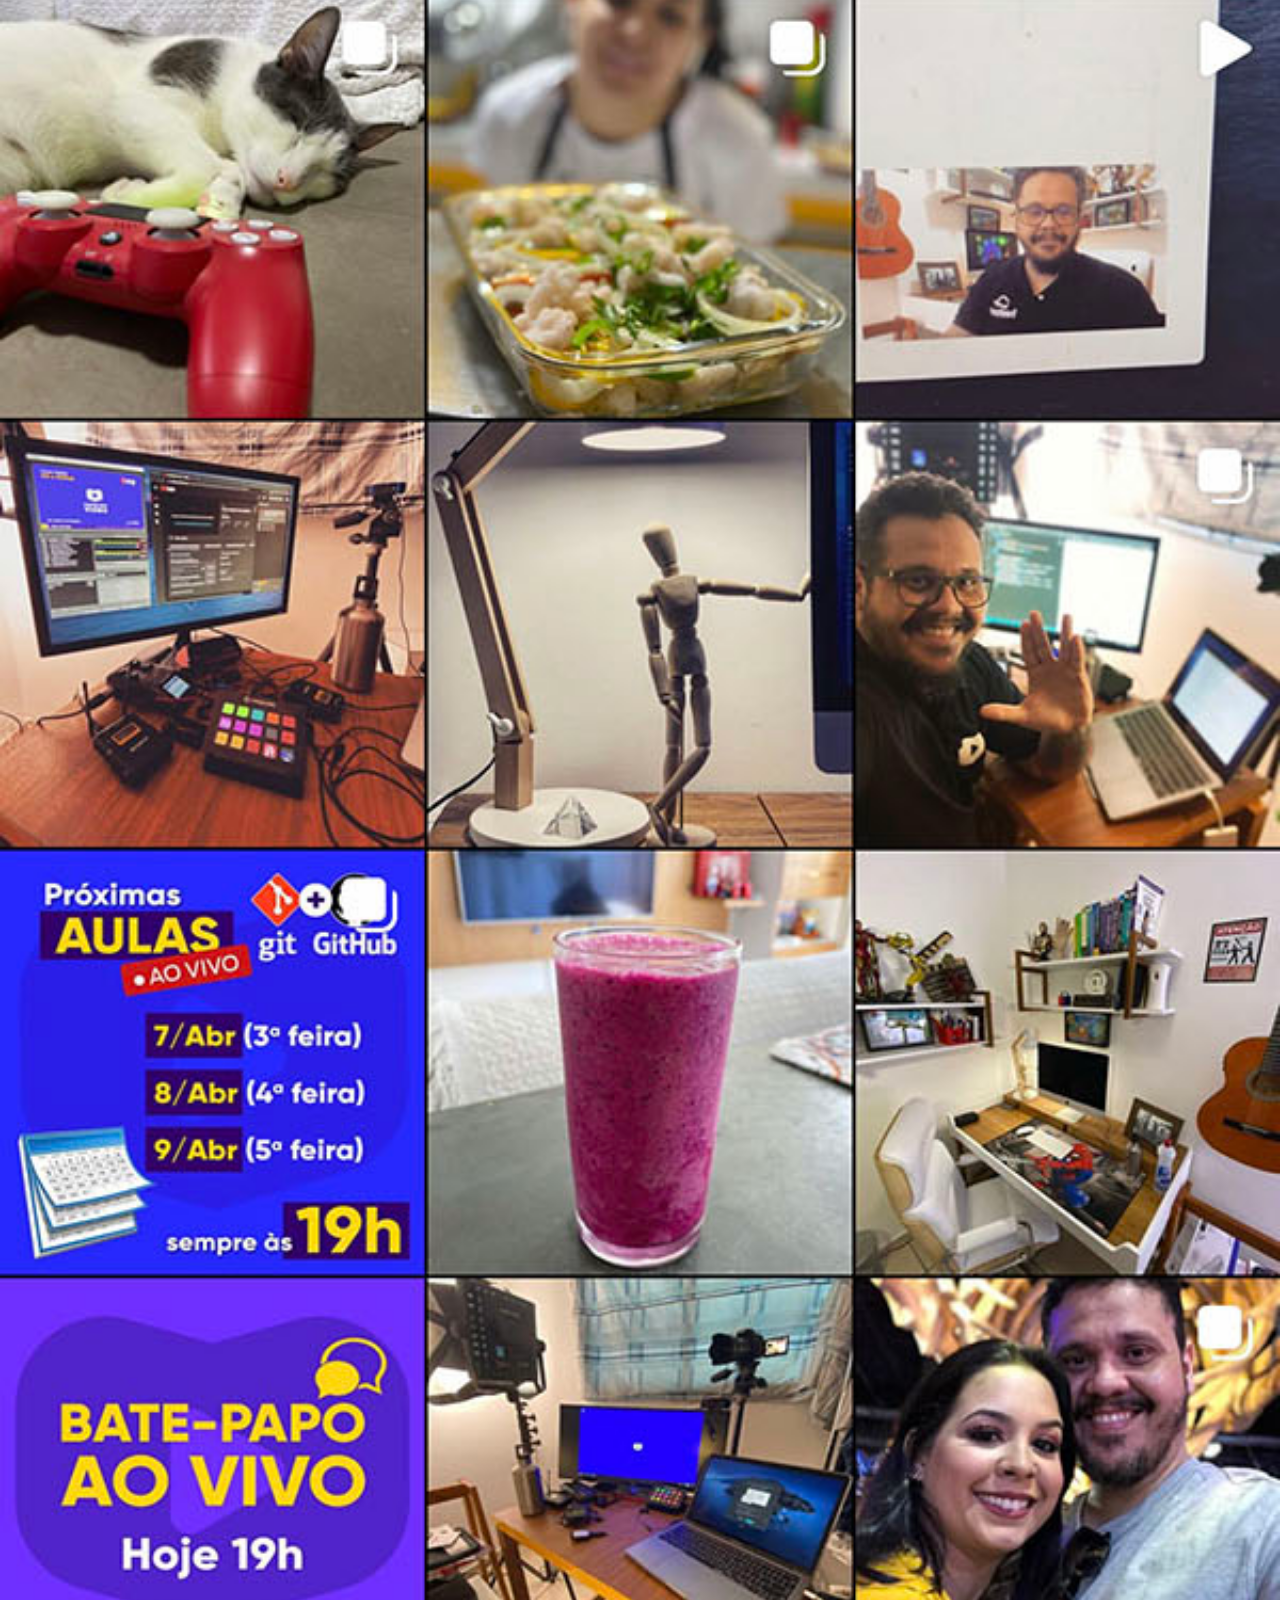
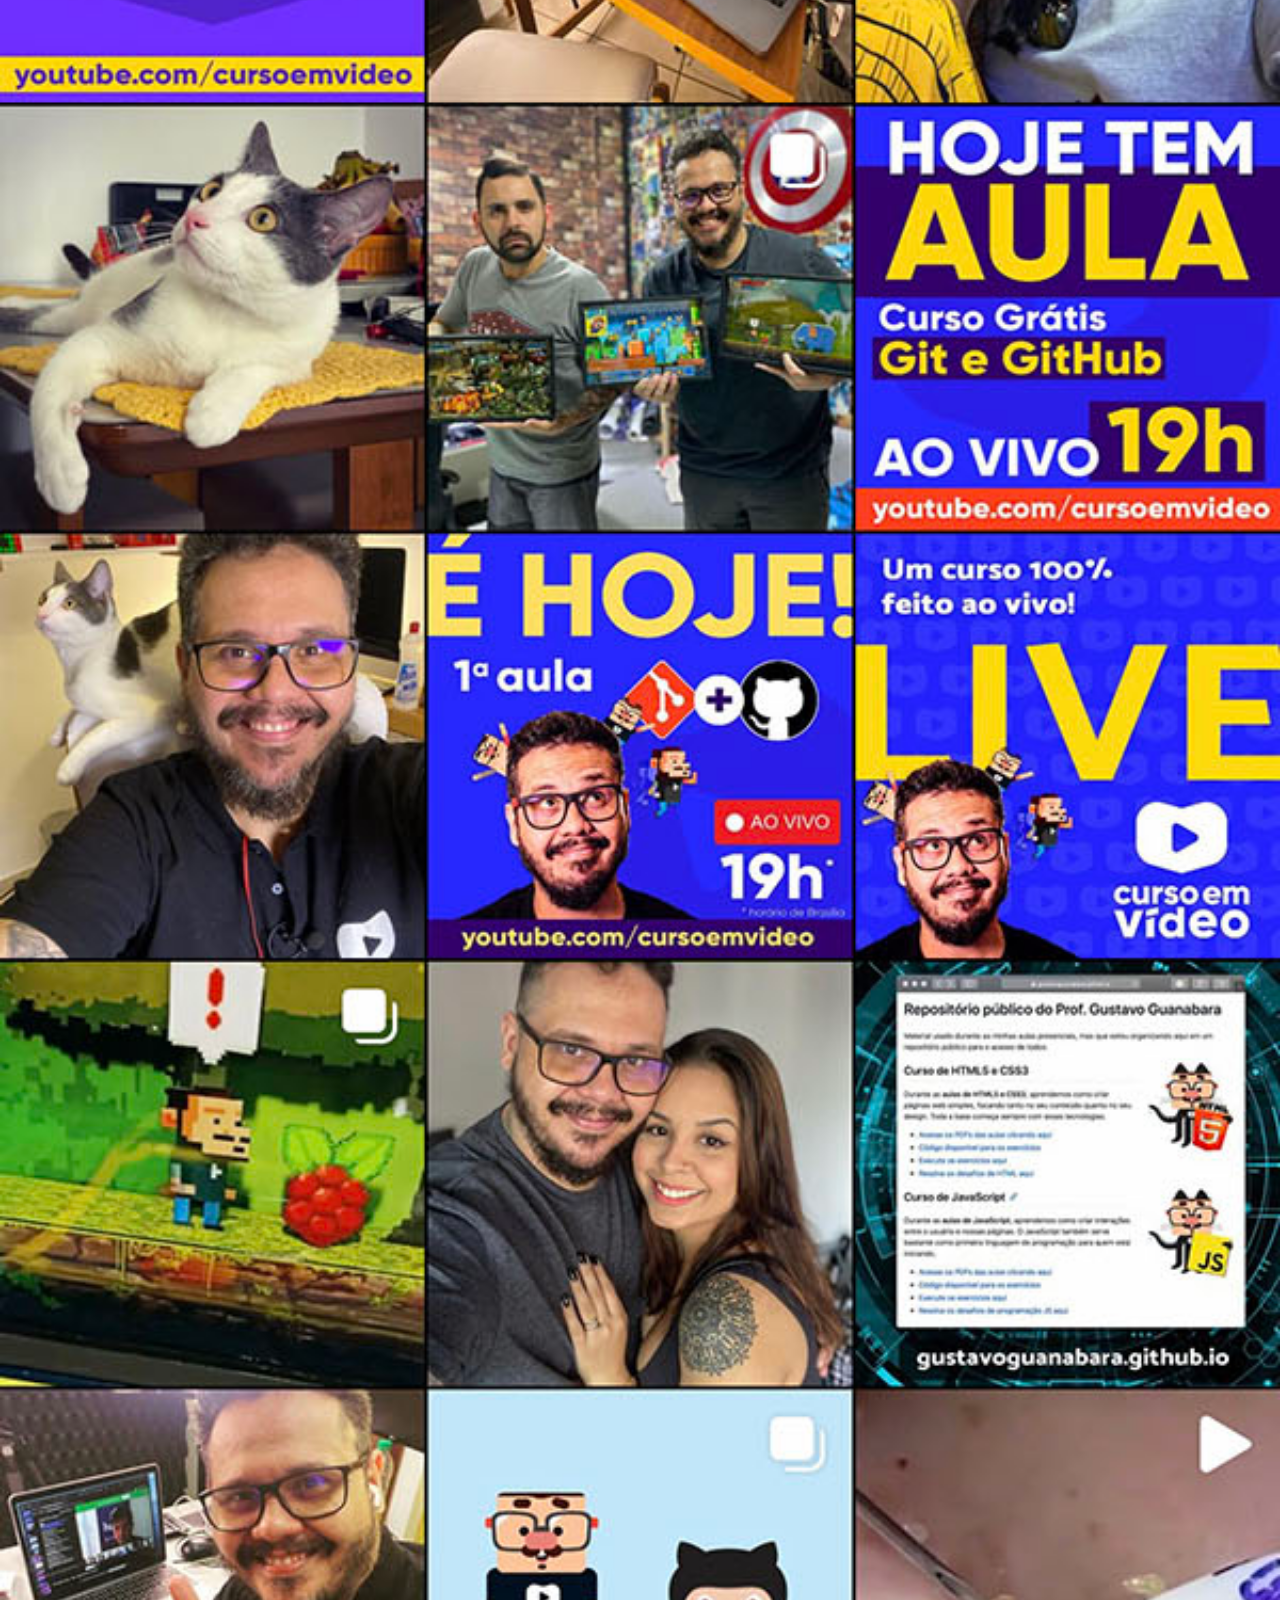
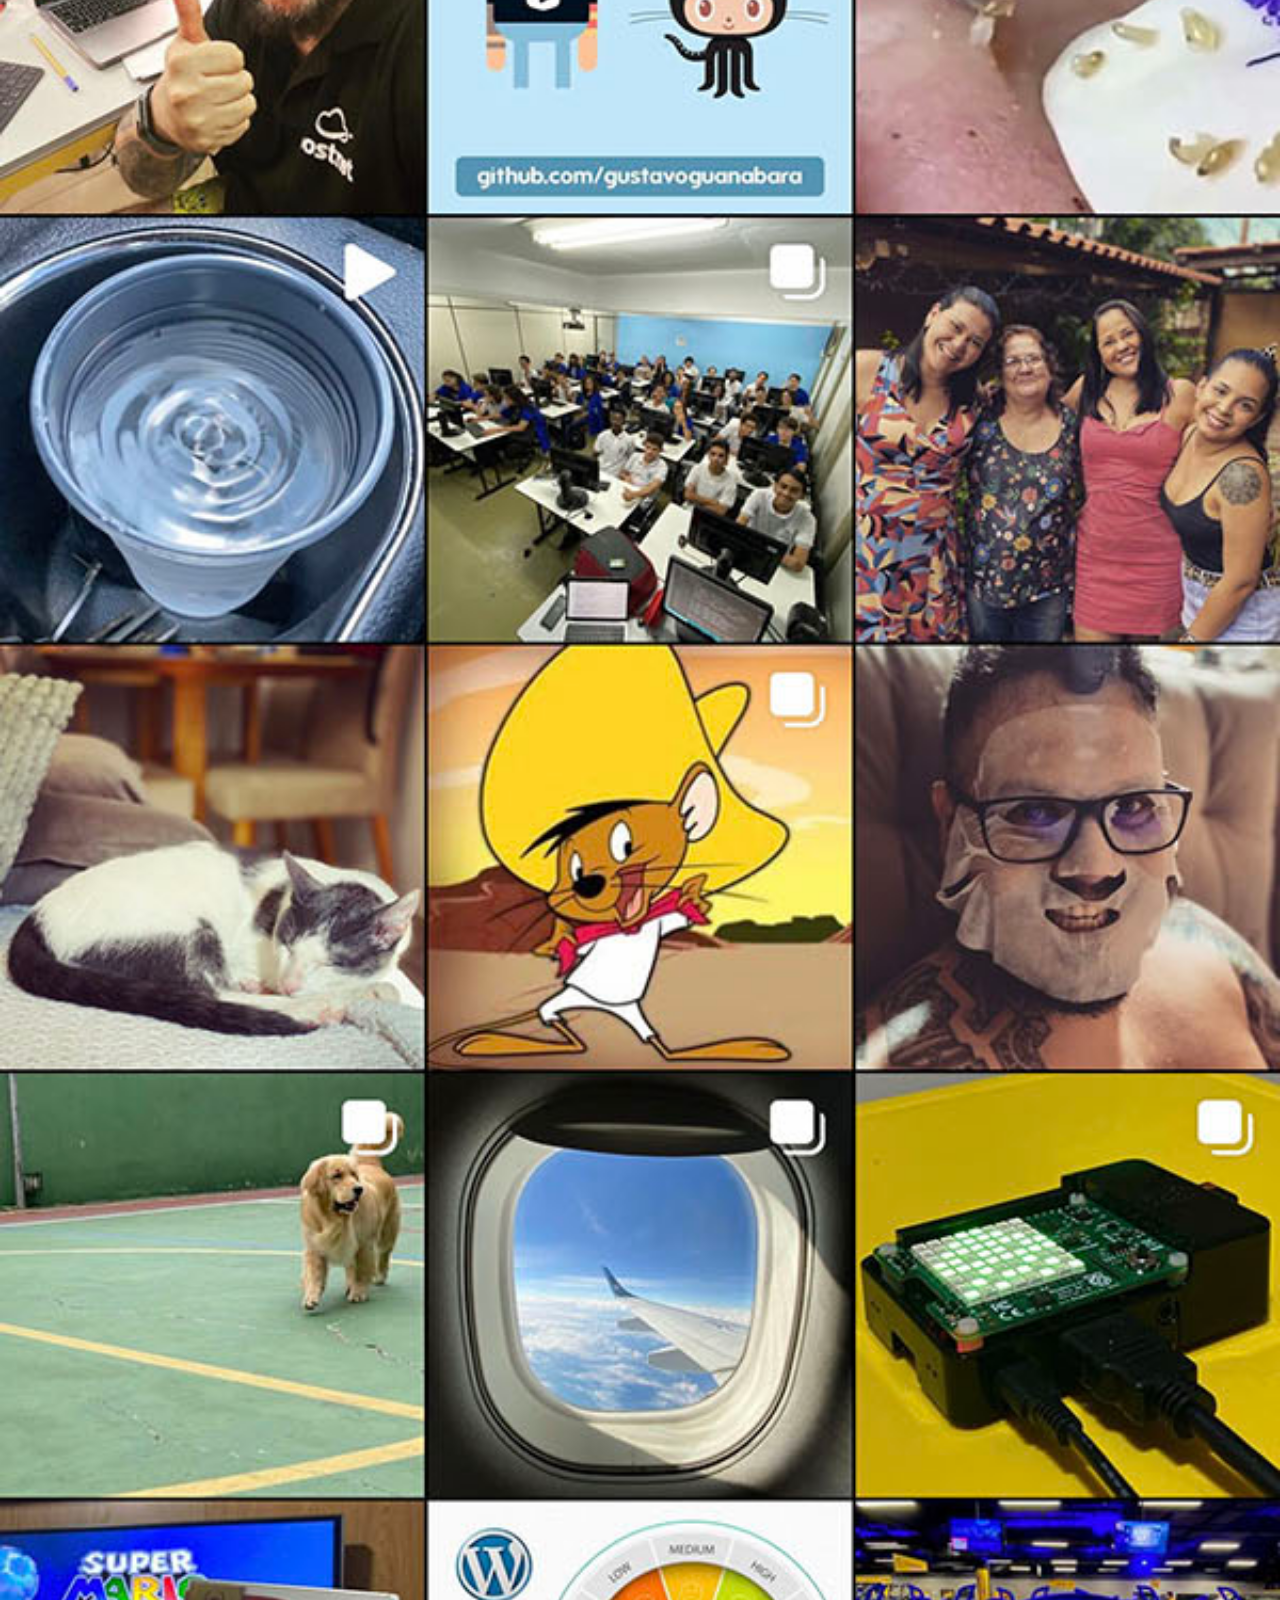
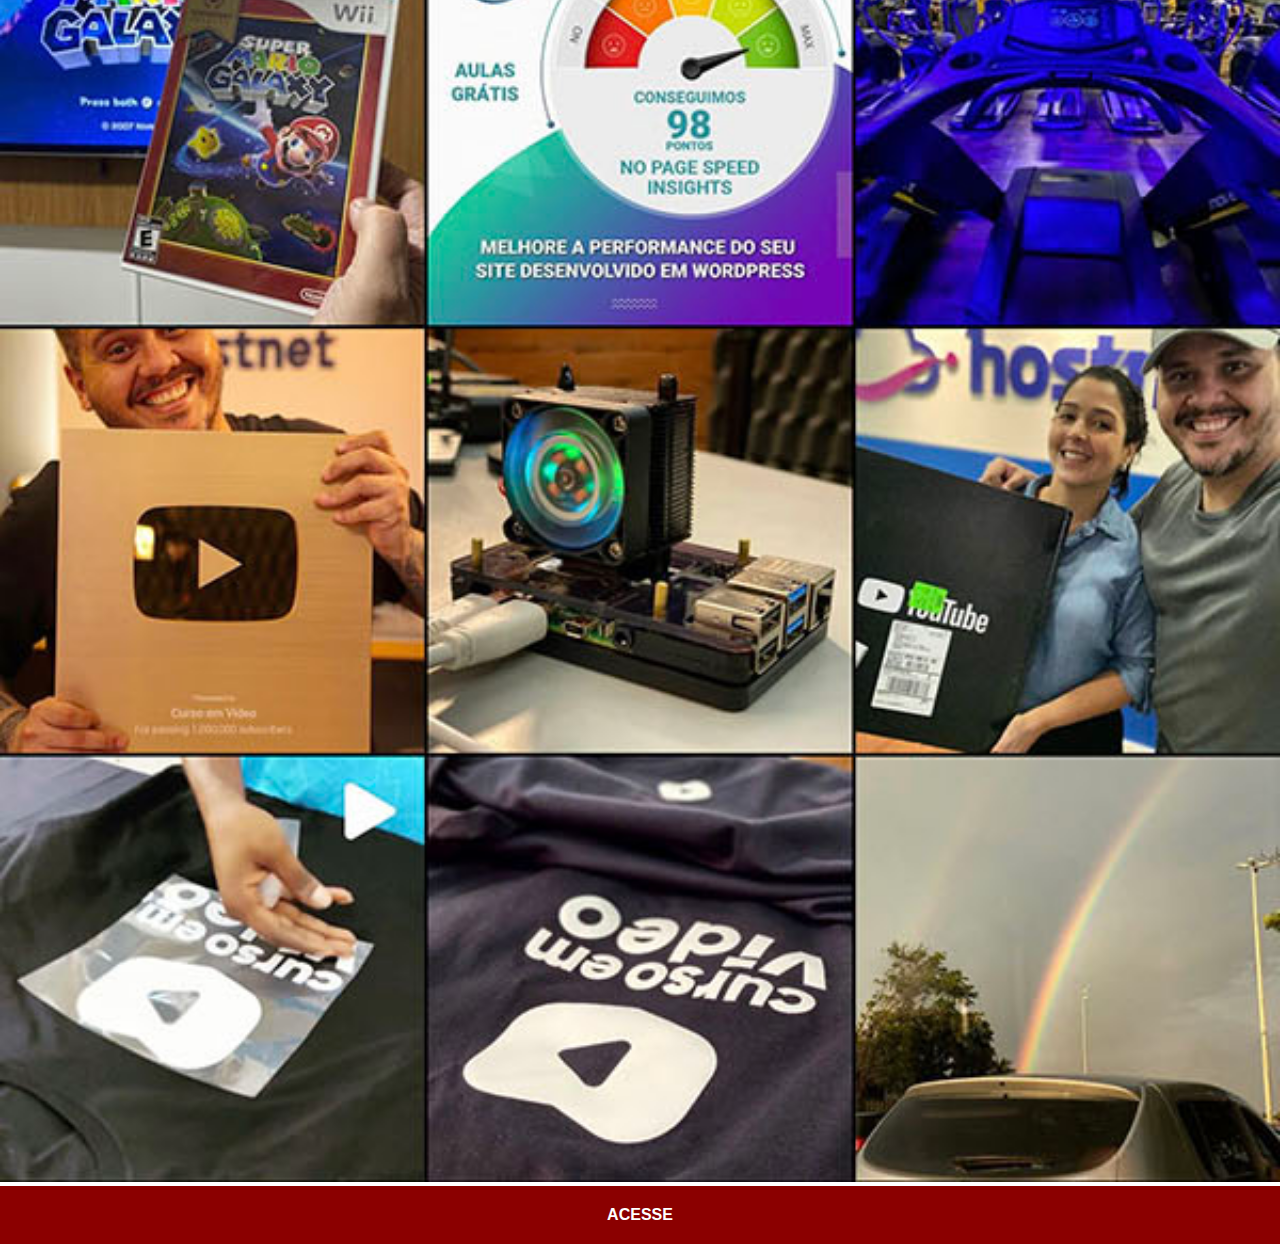
<file: desafio07/instagram.html>
<!DOCTYPE html>
<html lang="pt-br">
<head>
    <meta charset="UTF-8">
    <meta name="viewport" content="width=device-width, initial-scale=1.0">
    <title>Instagram</title>
    <link rel="stylesheet" href="estilos/social.css">
</head>
<body>
    <img src="imagens/tela-instagram.jpg" alt="Instagram">
    <a href="https://www.instagram.com/gustavoguanabara/" target="_blank">ACESSE</a>
    
</body>
</html>
</file>
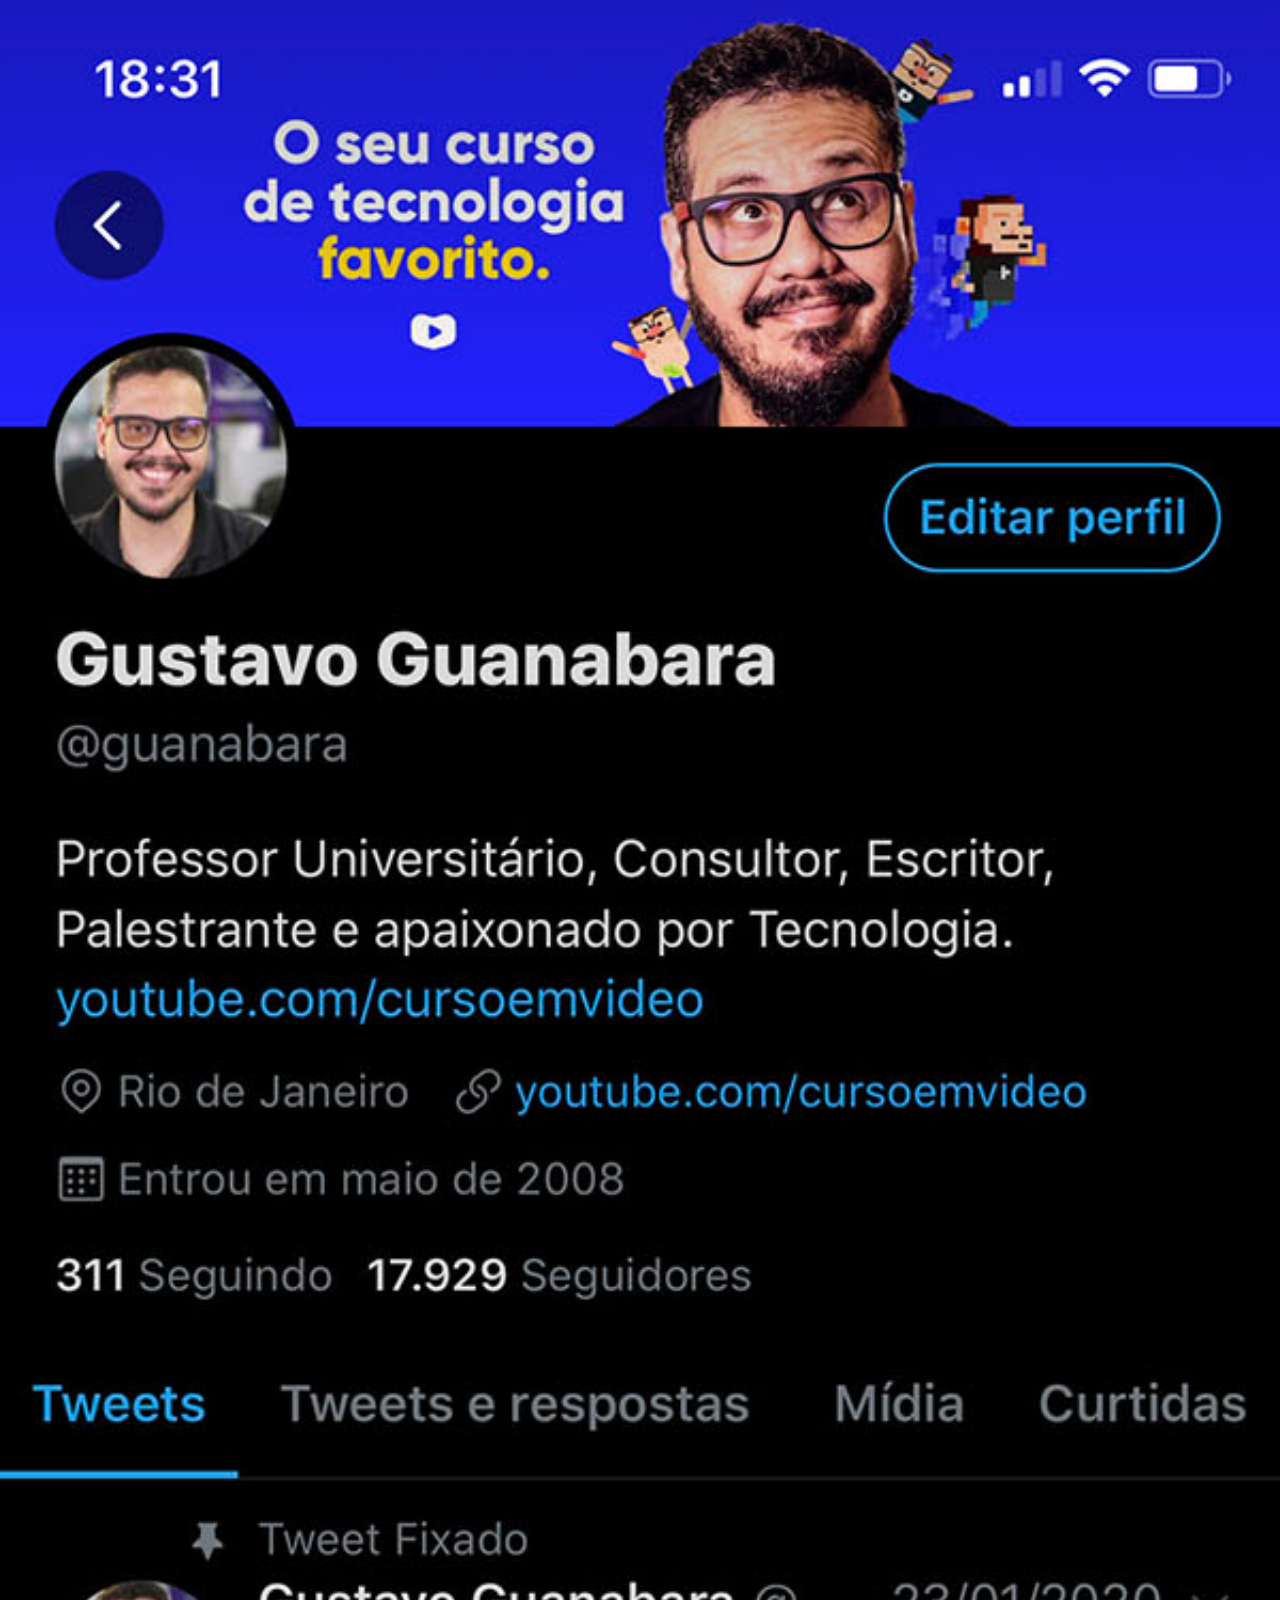
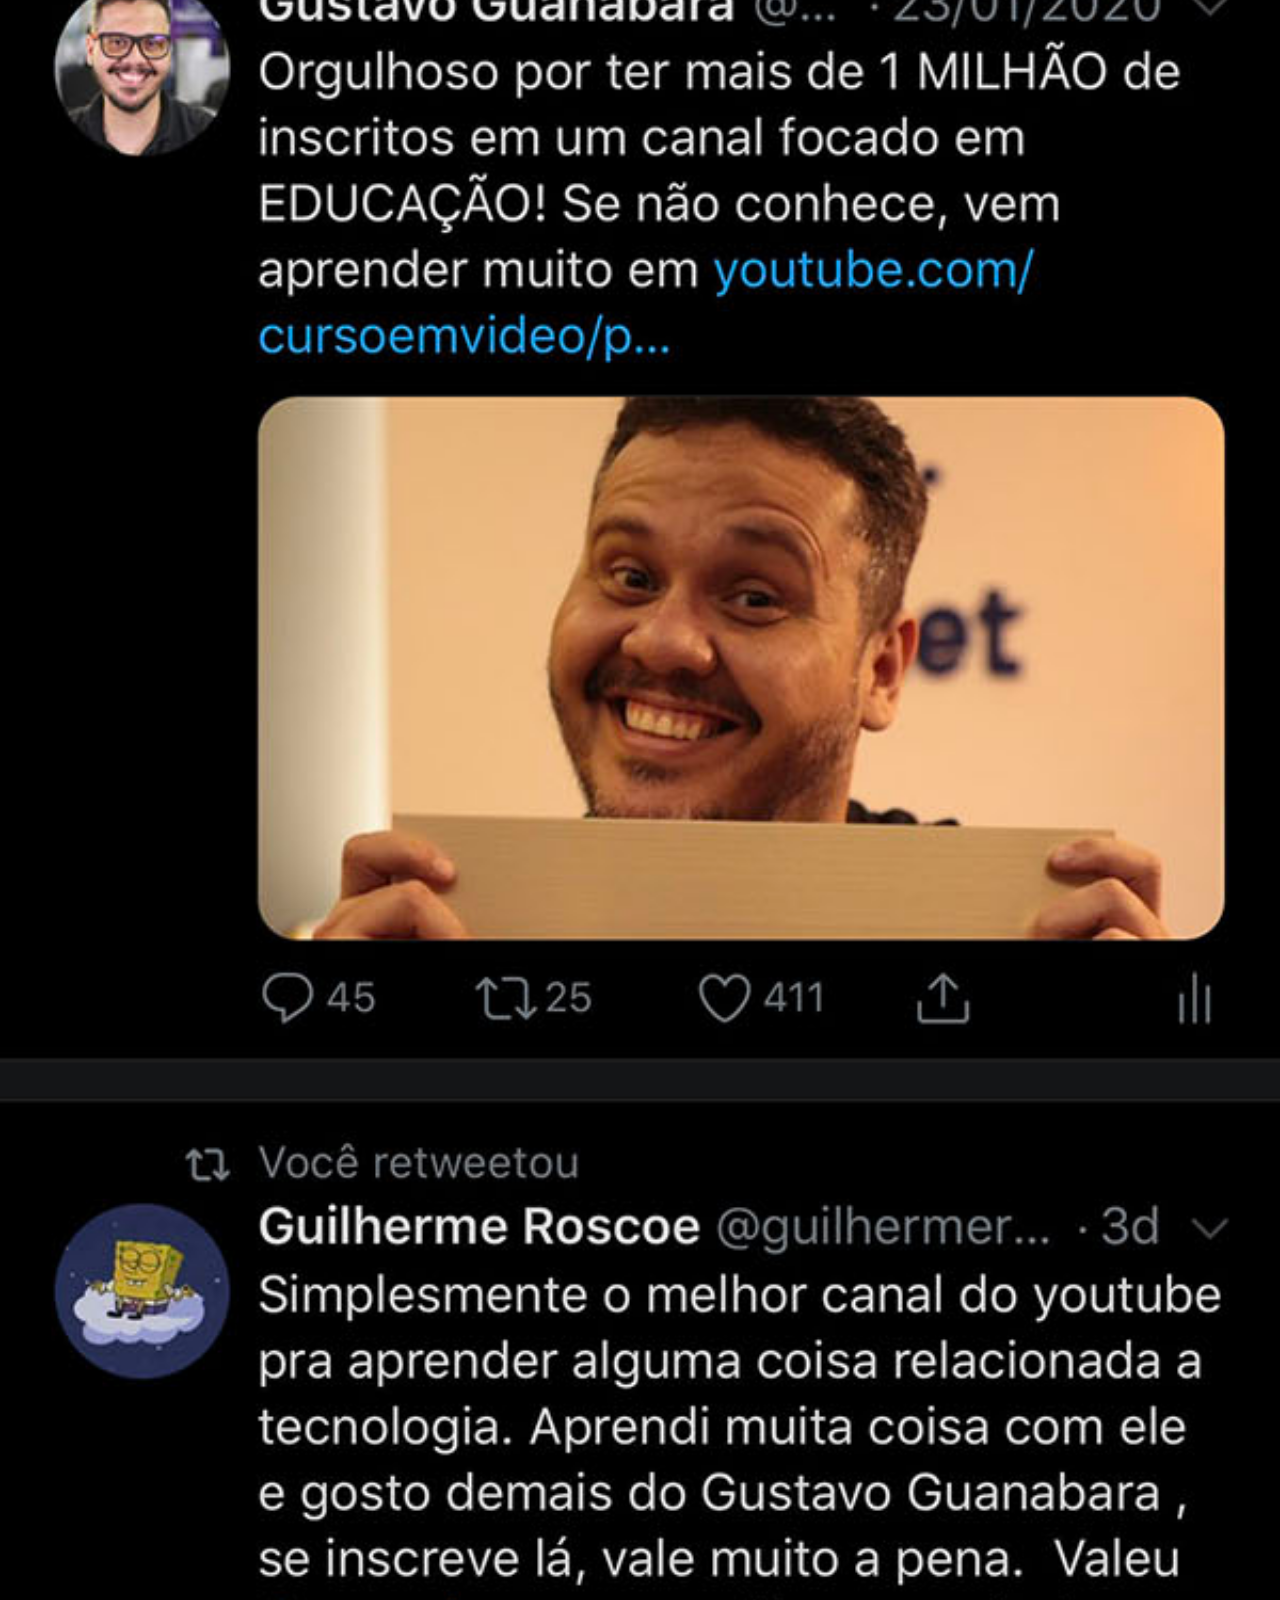
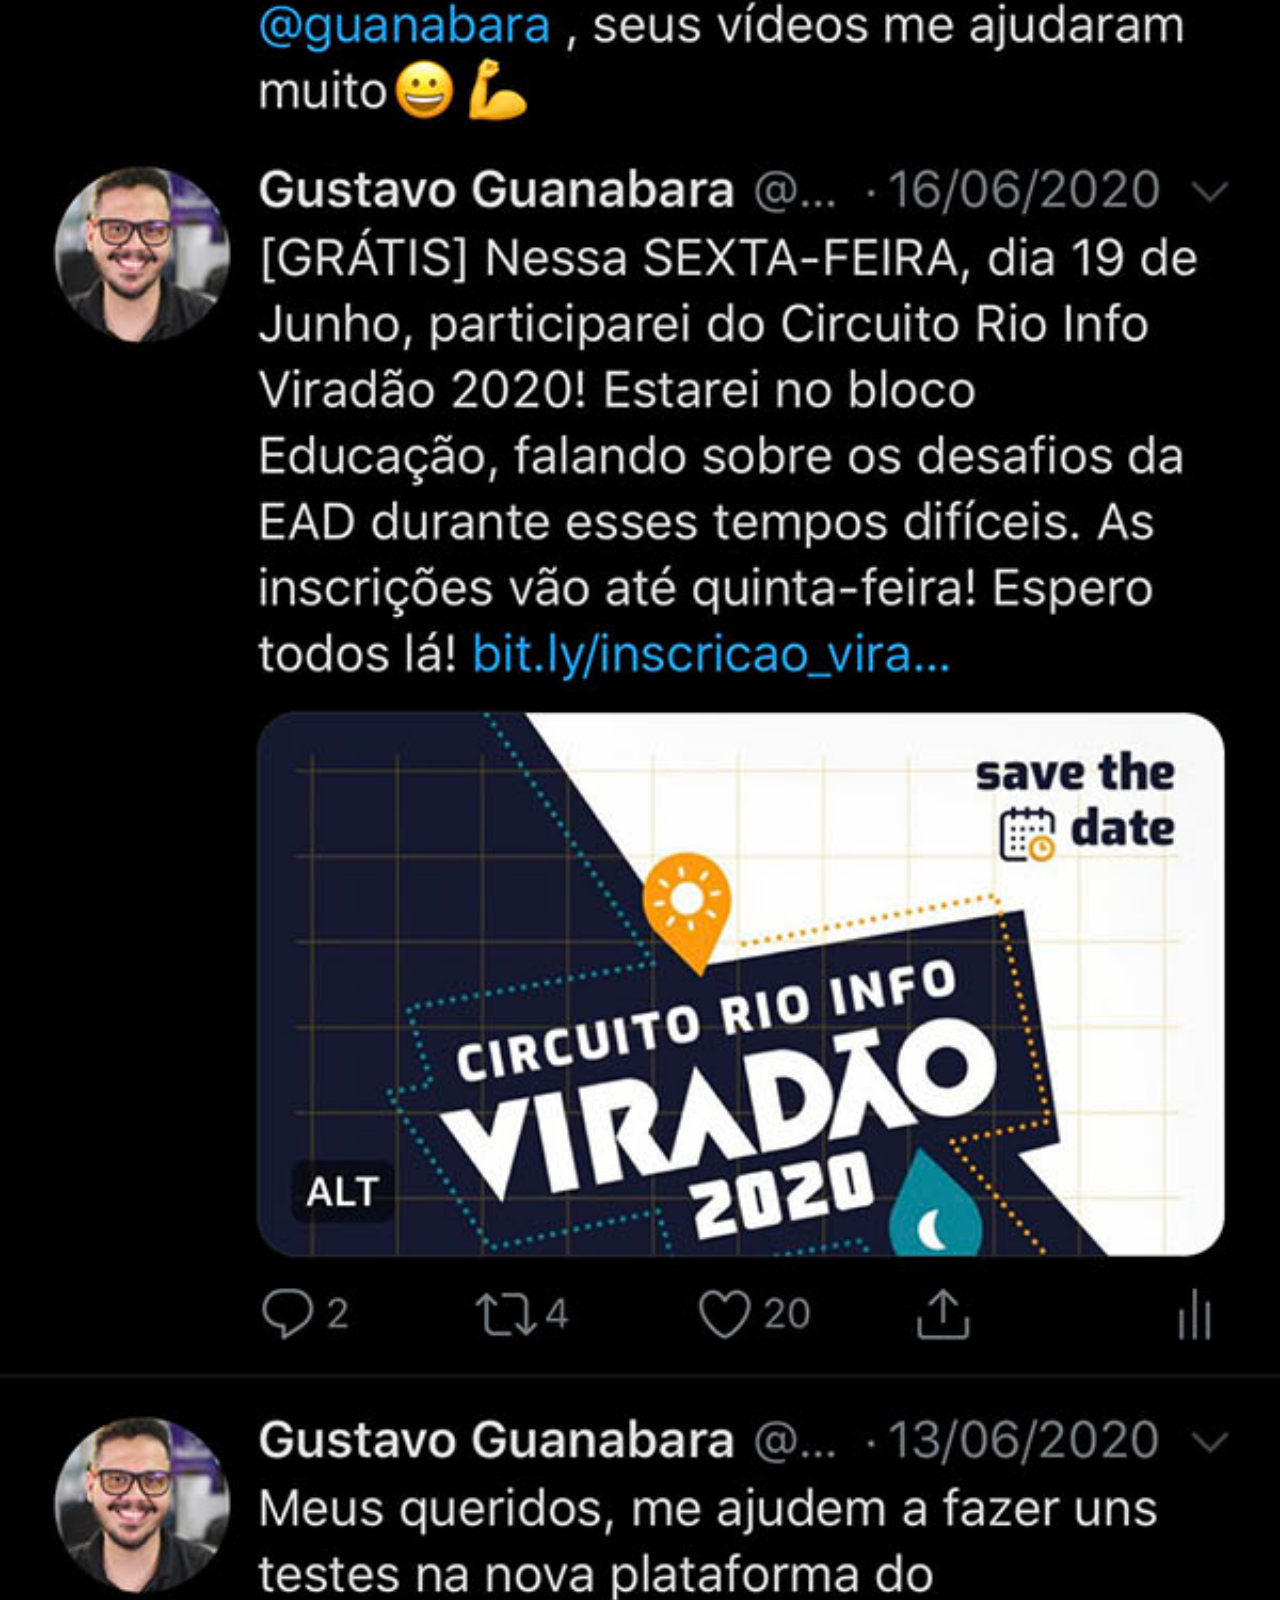
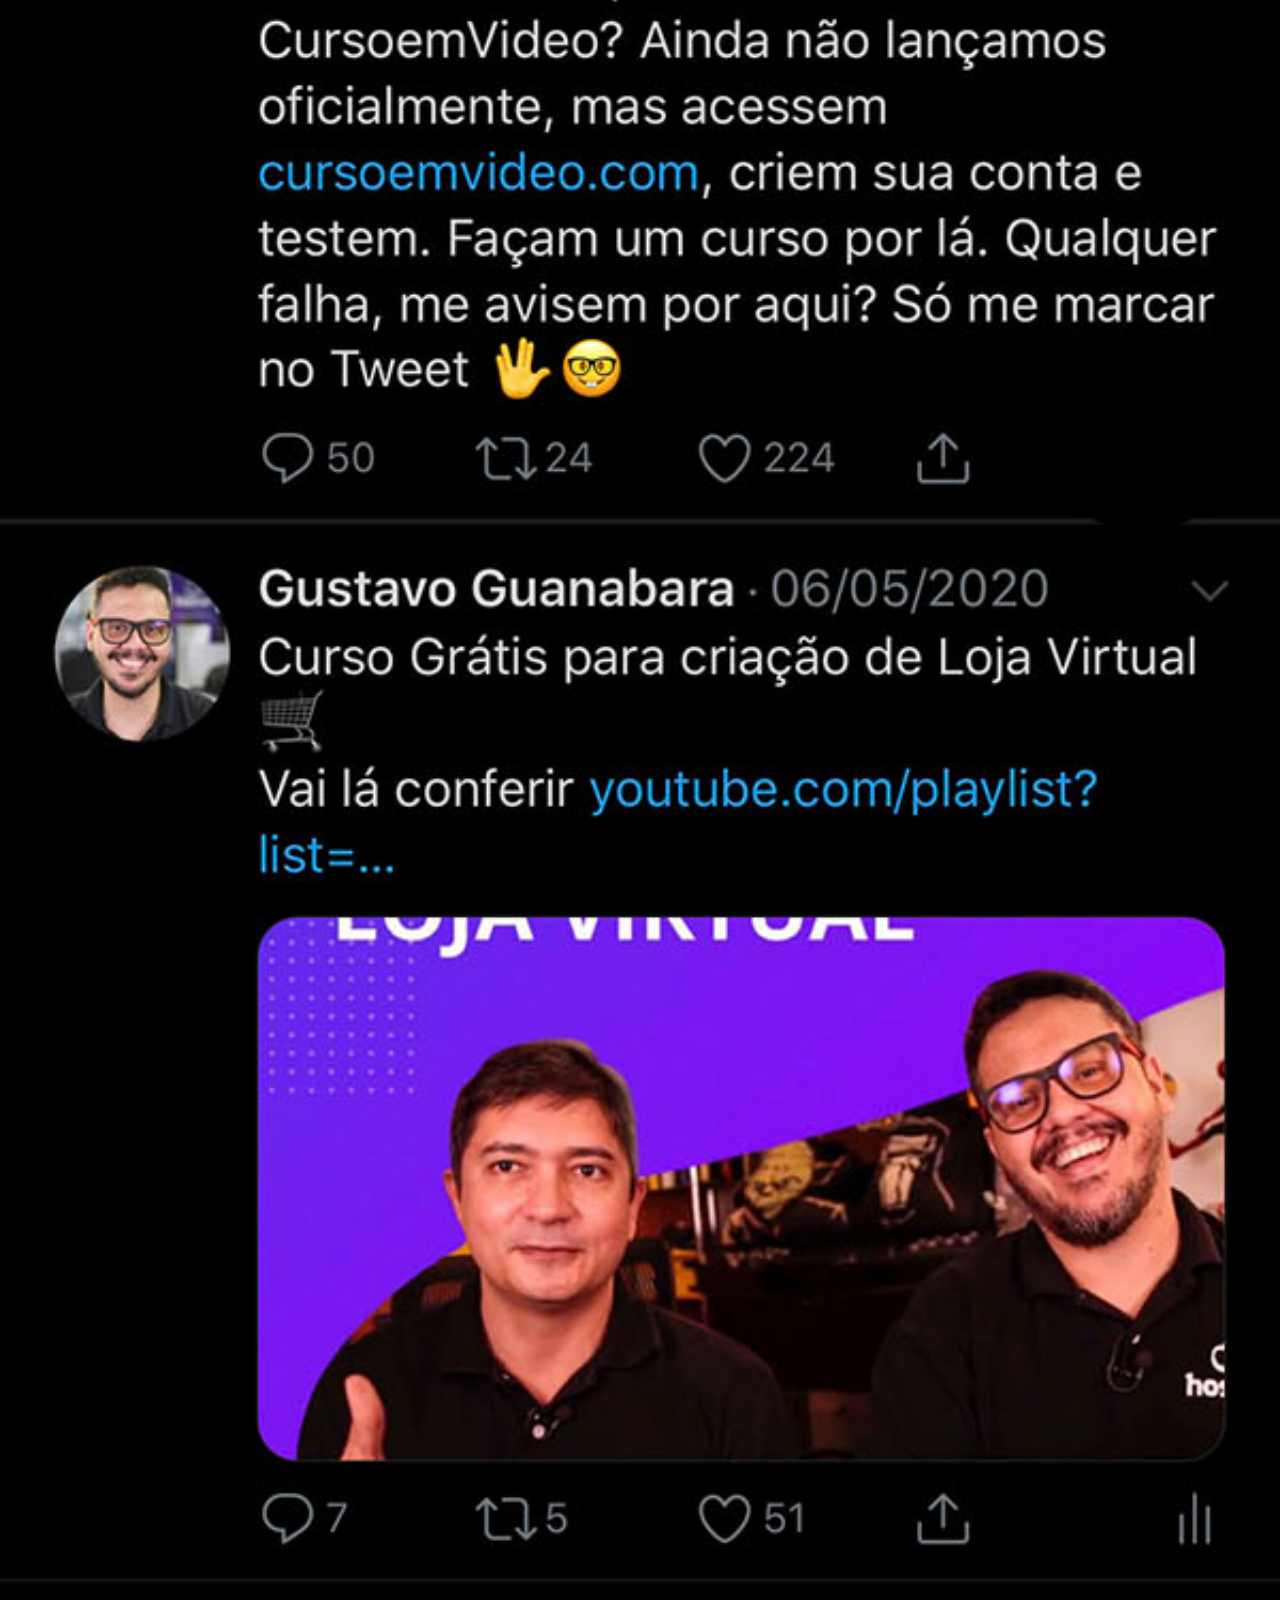
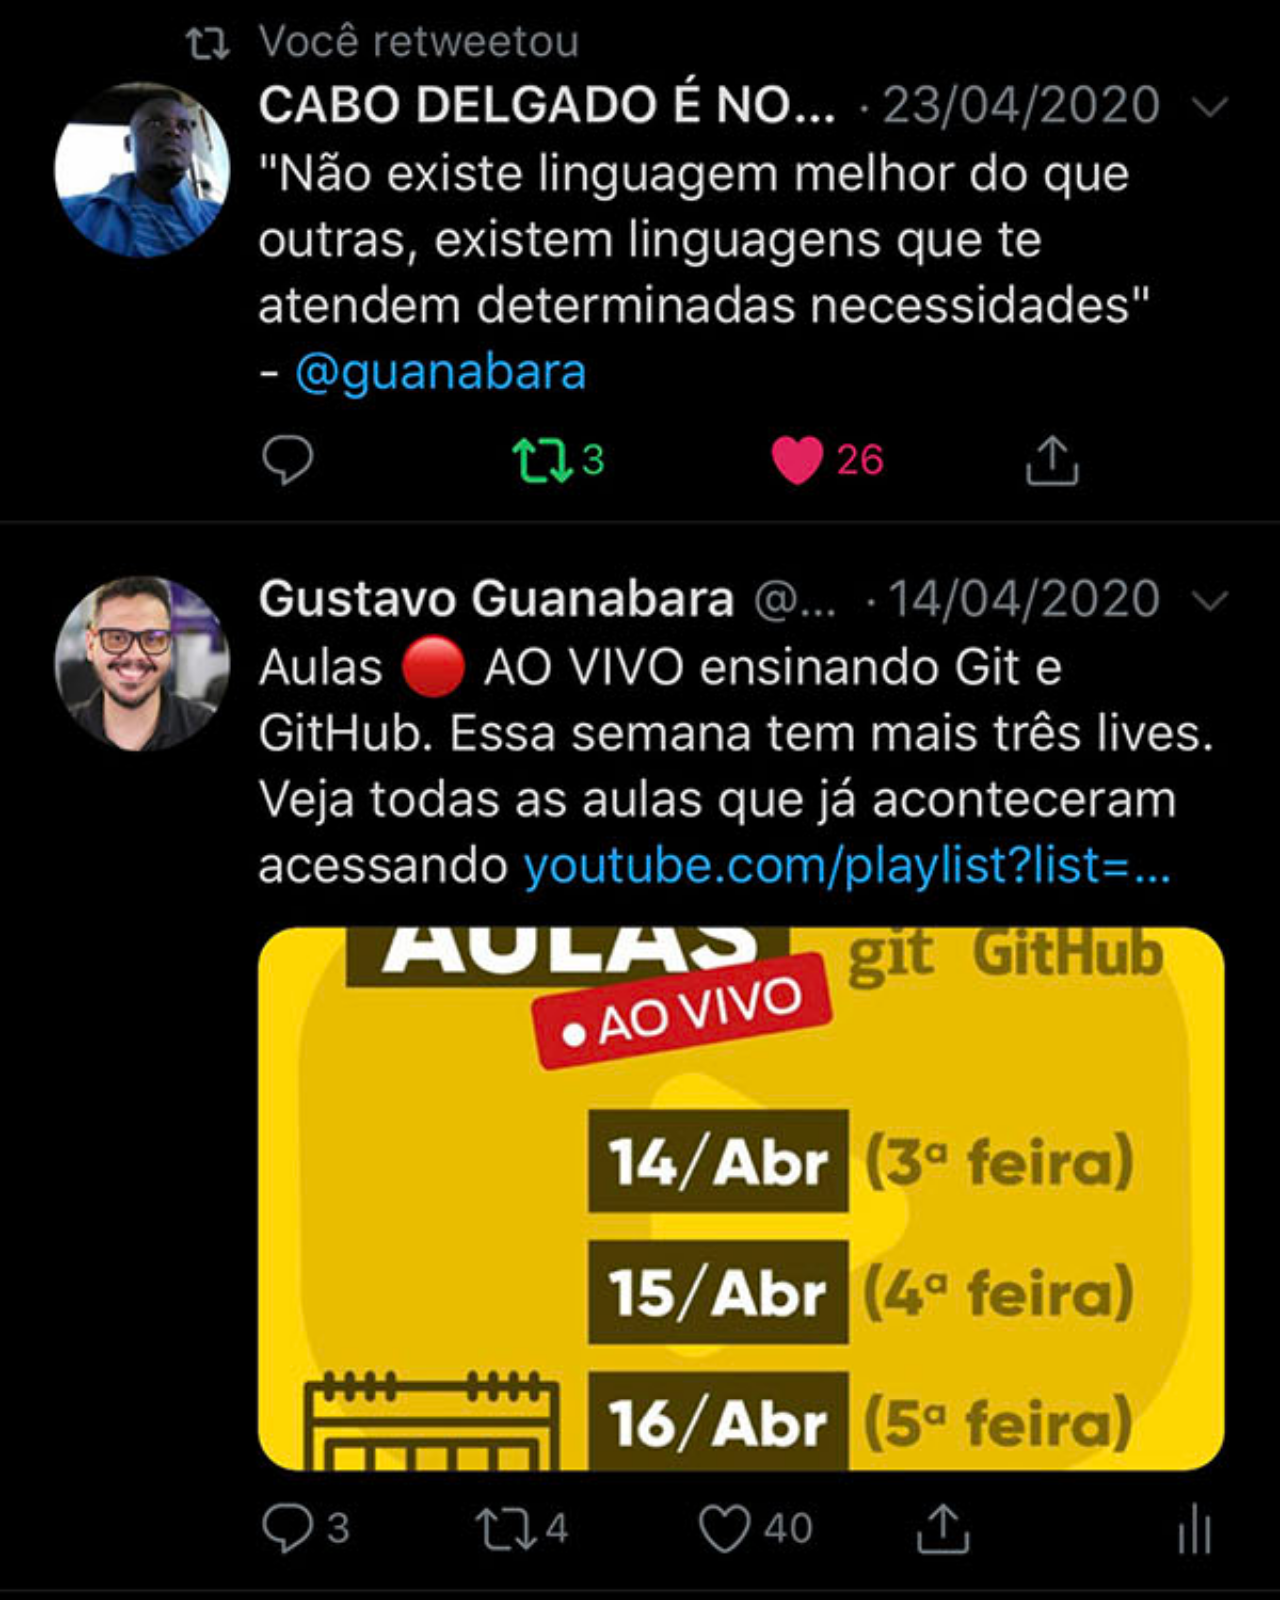
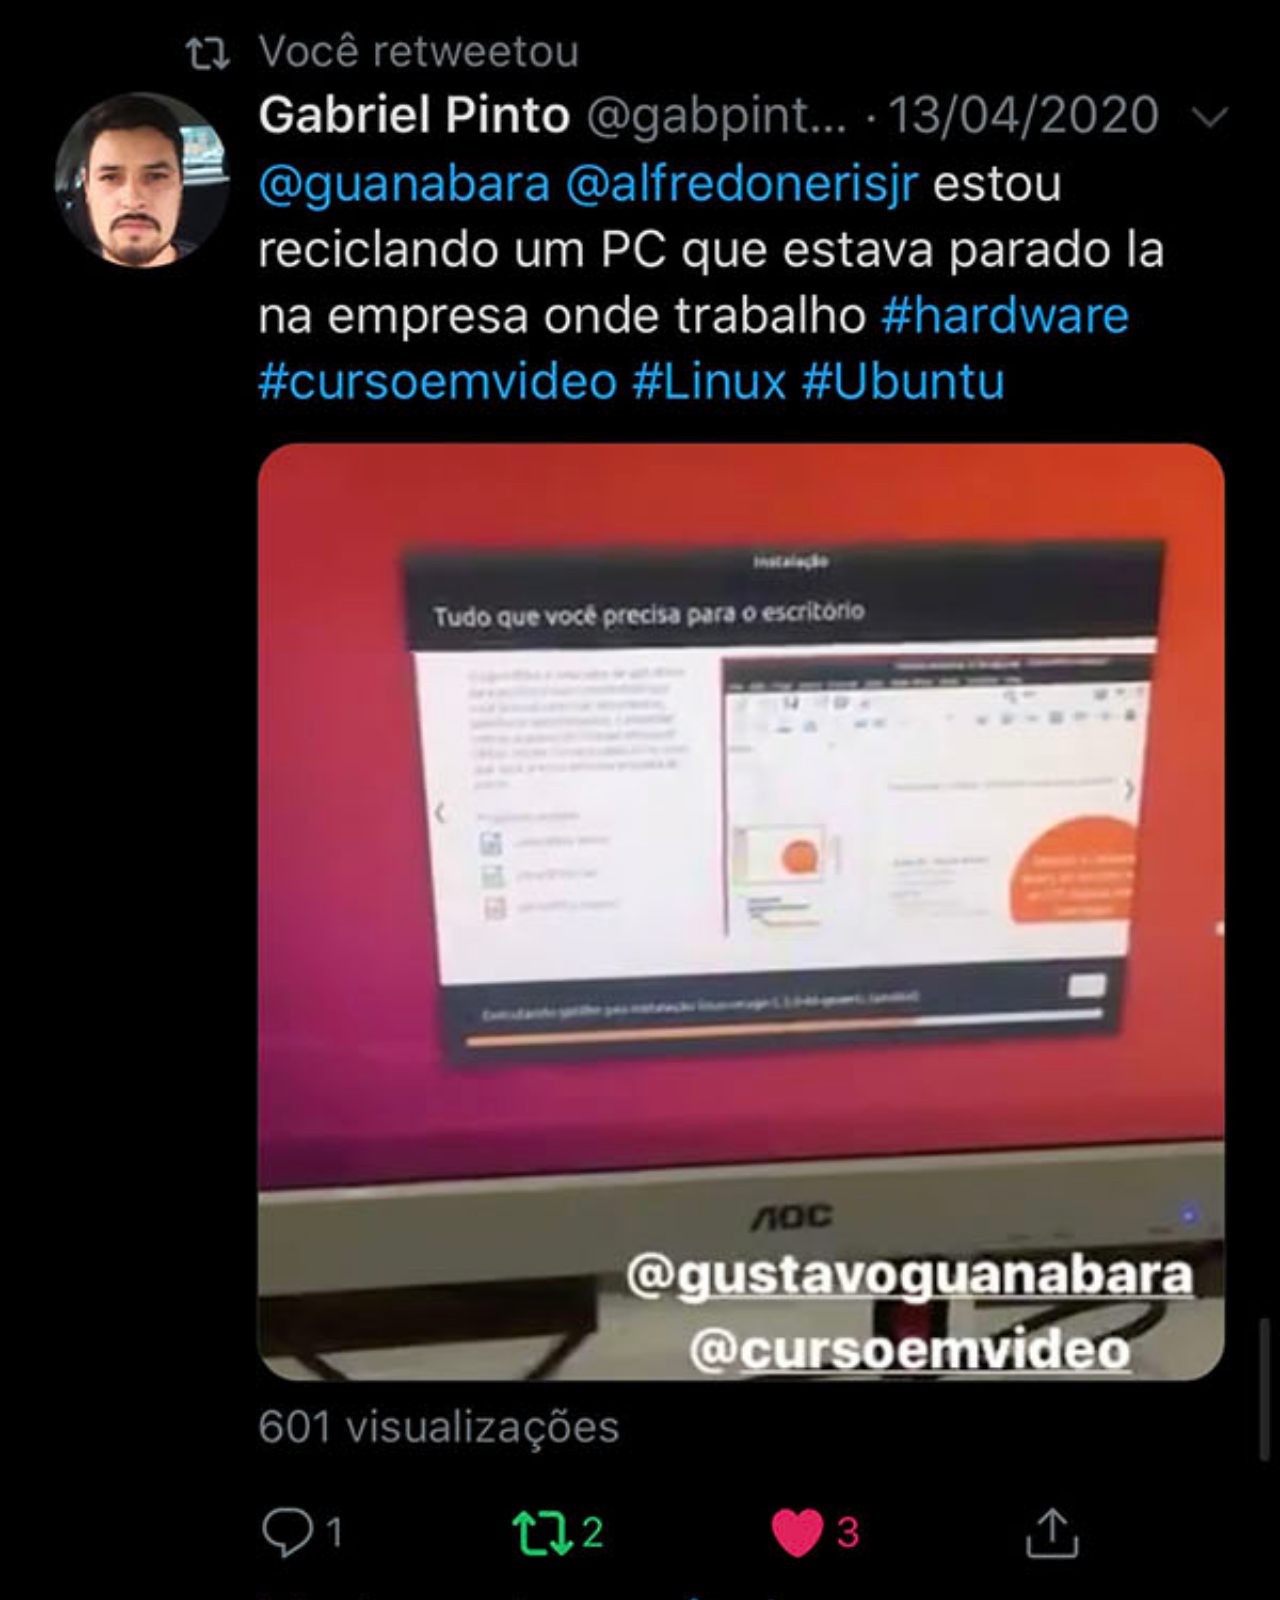
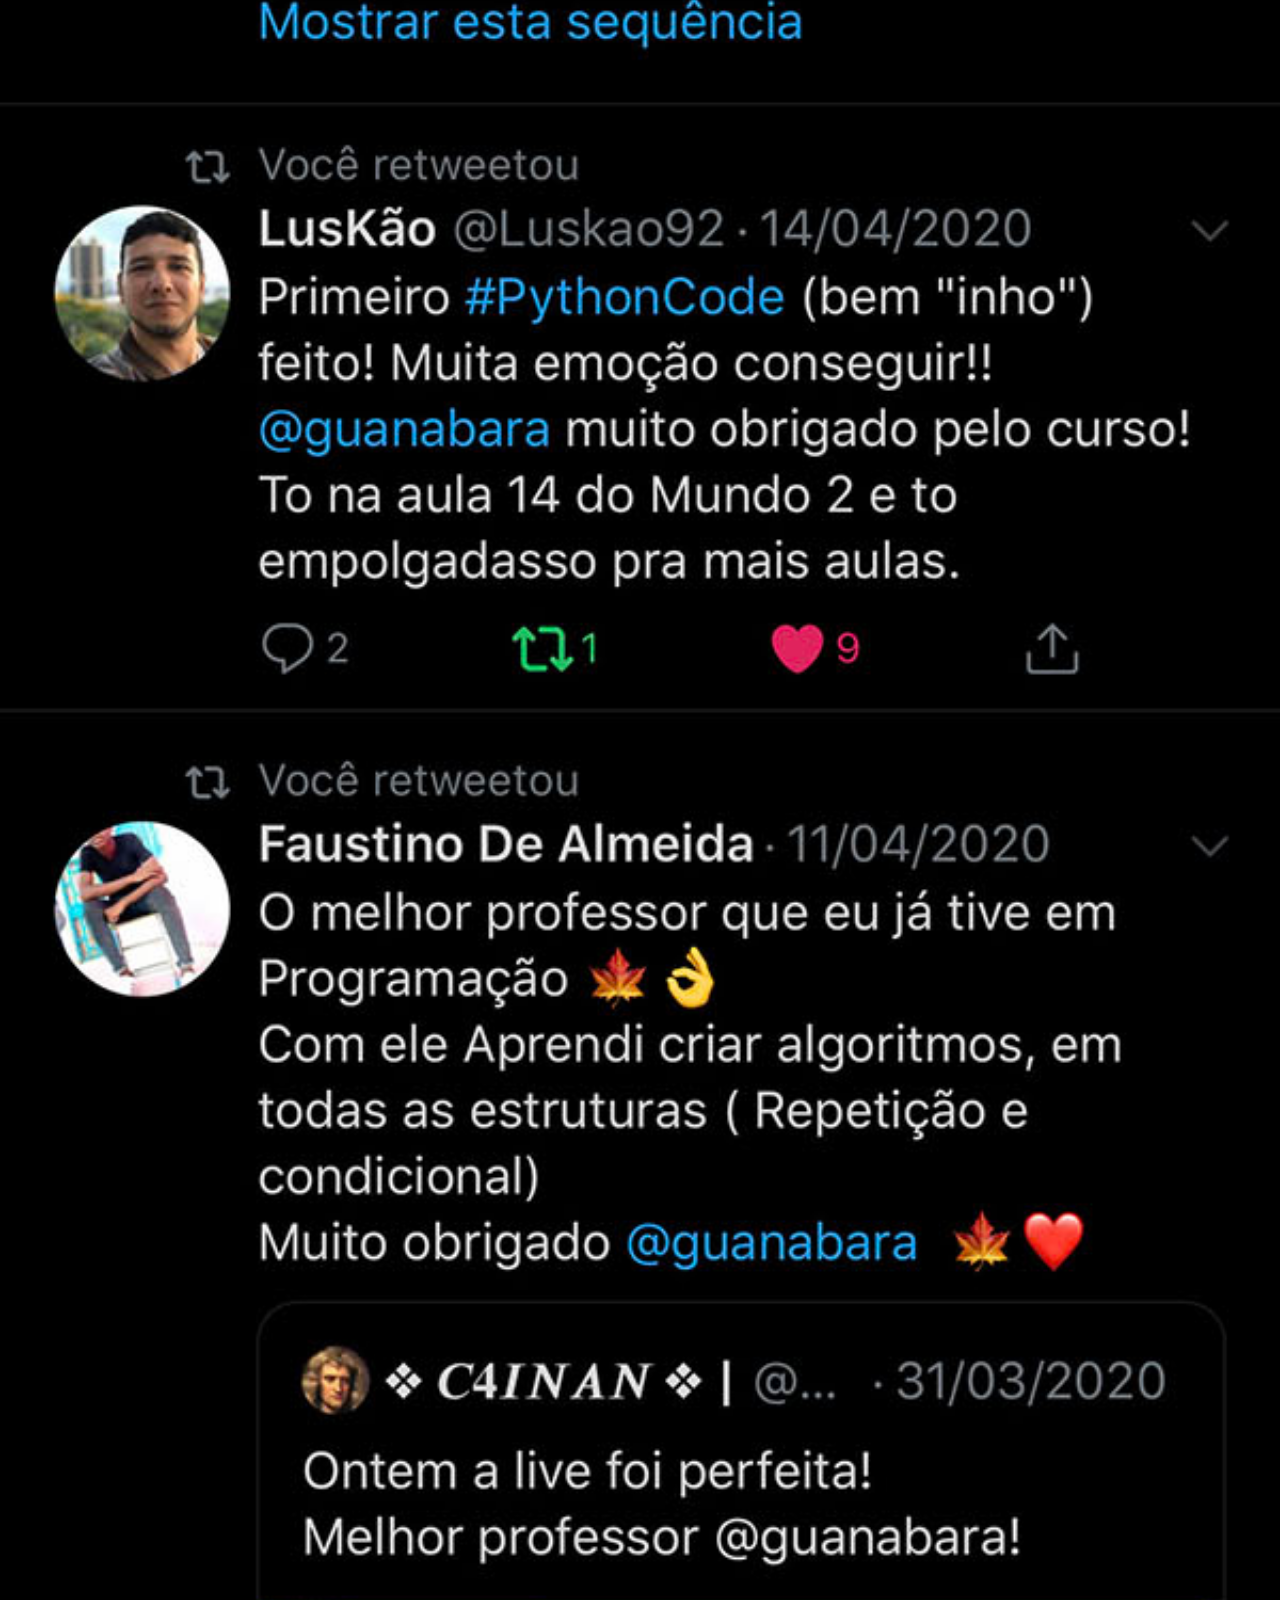
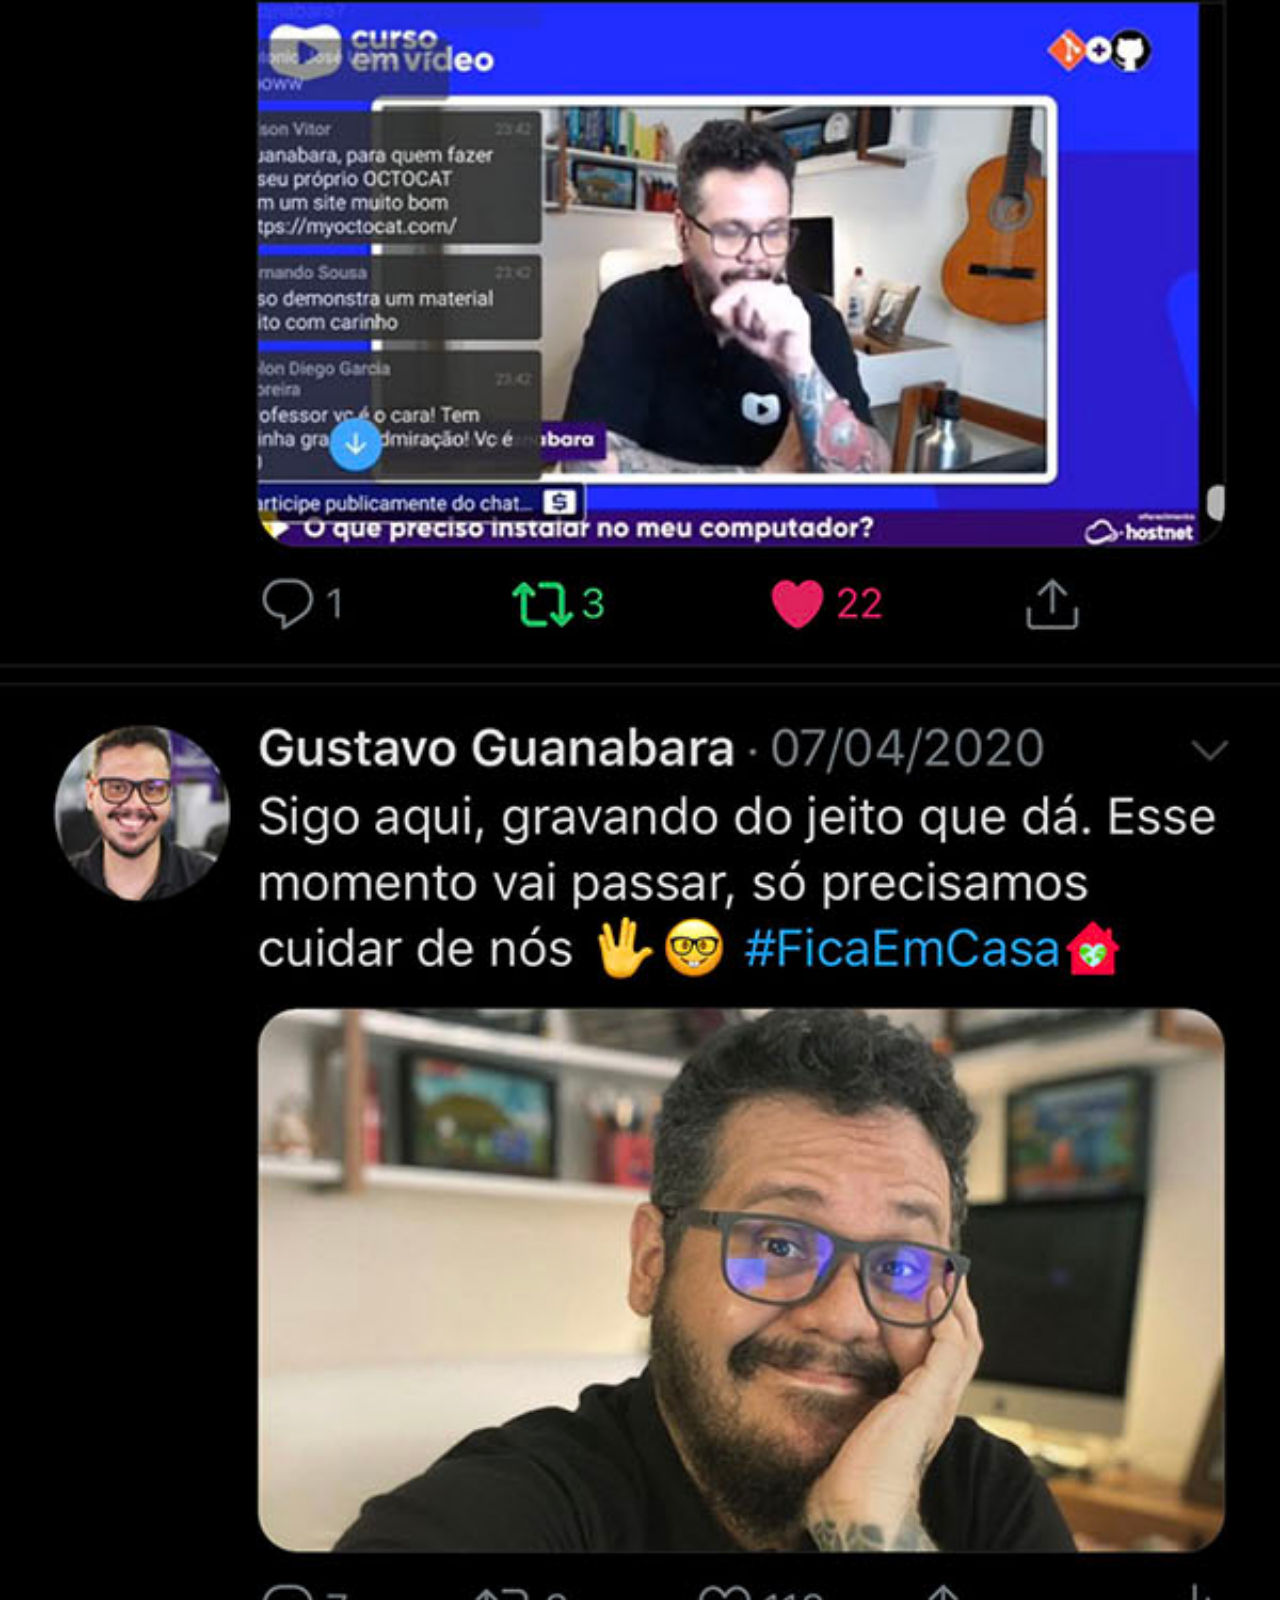
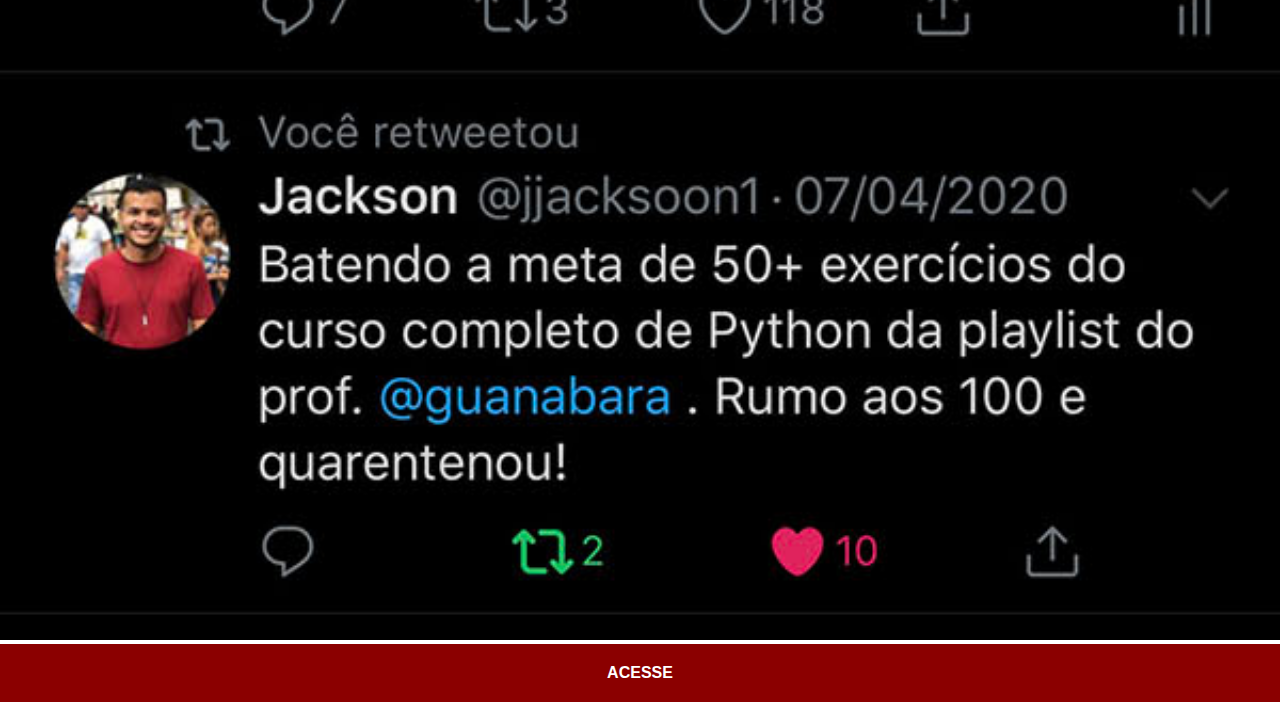
<file: desafio07/twitter.html>
<!DOCTYPE html>
<html lang="pt-br">
<head>
    <meta charset="UTF-8">
    <meta name="viewport" content="width=device-width, initial-scale=1.0">
    <title>Twitter</title>
    <link rel="stylesheet" href="estilos/social.css">
</head>
<body>
    <img src="imagens/tela-twitter.jpg" alt="Twitter">
    <a href="https://x.com/gustavoguanabara" target="_blank">ACESSE</a>
    
</body>
</html>
</file>
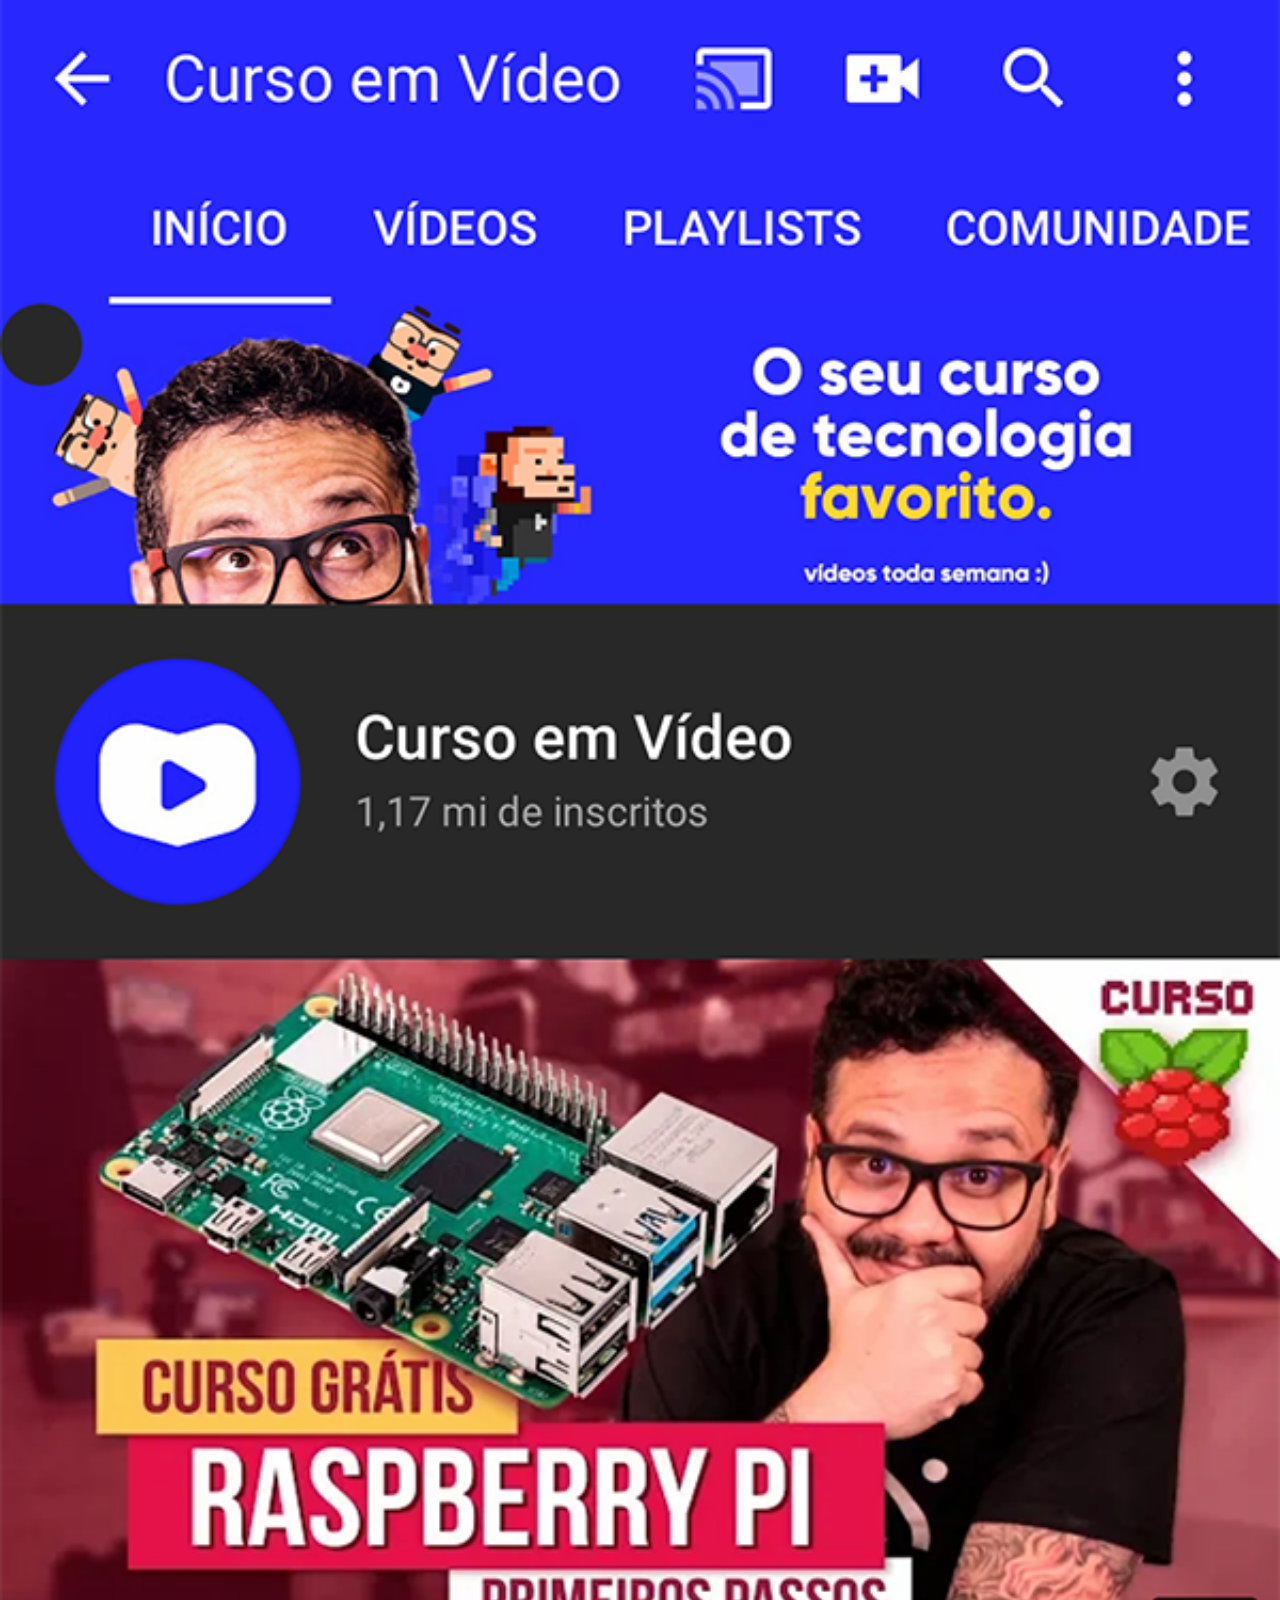
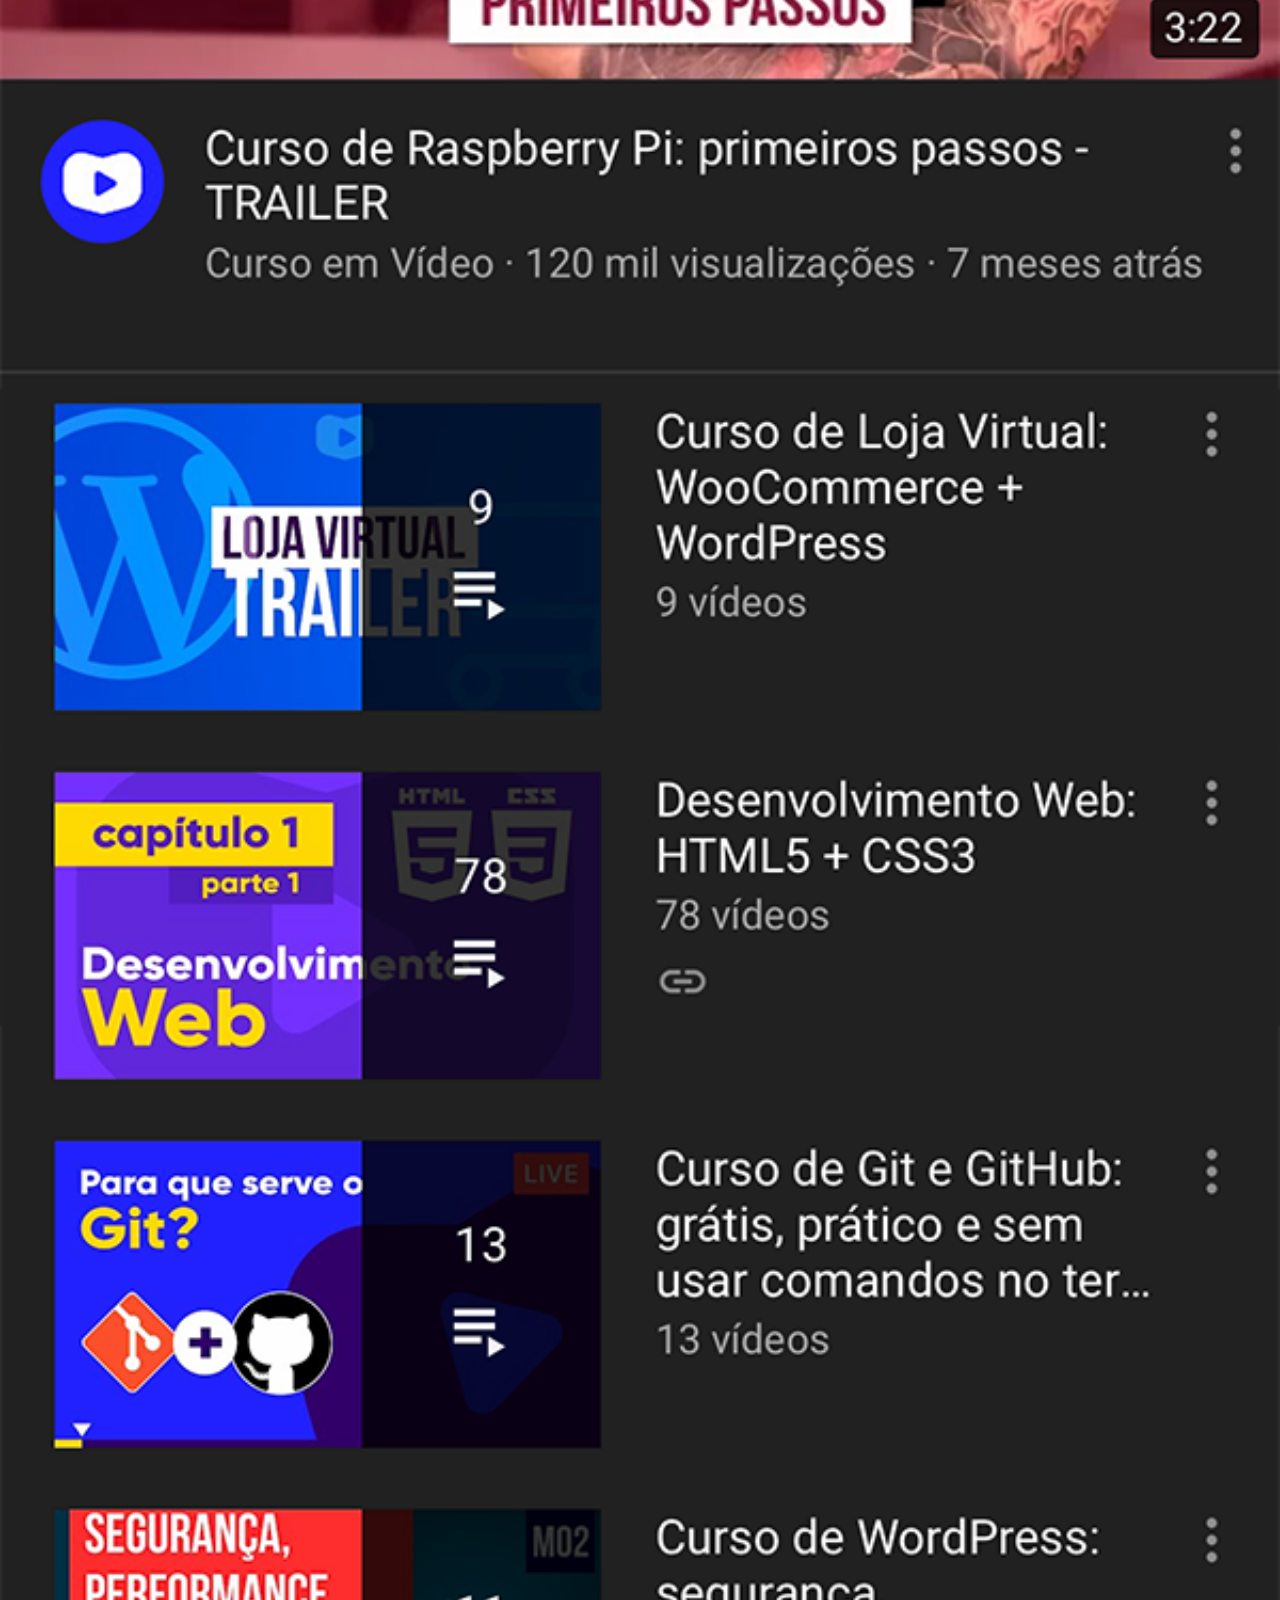
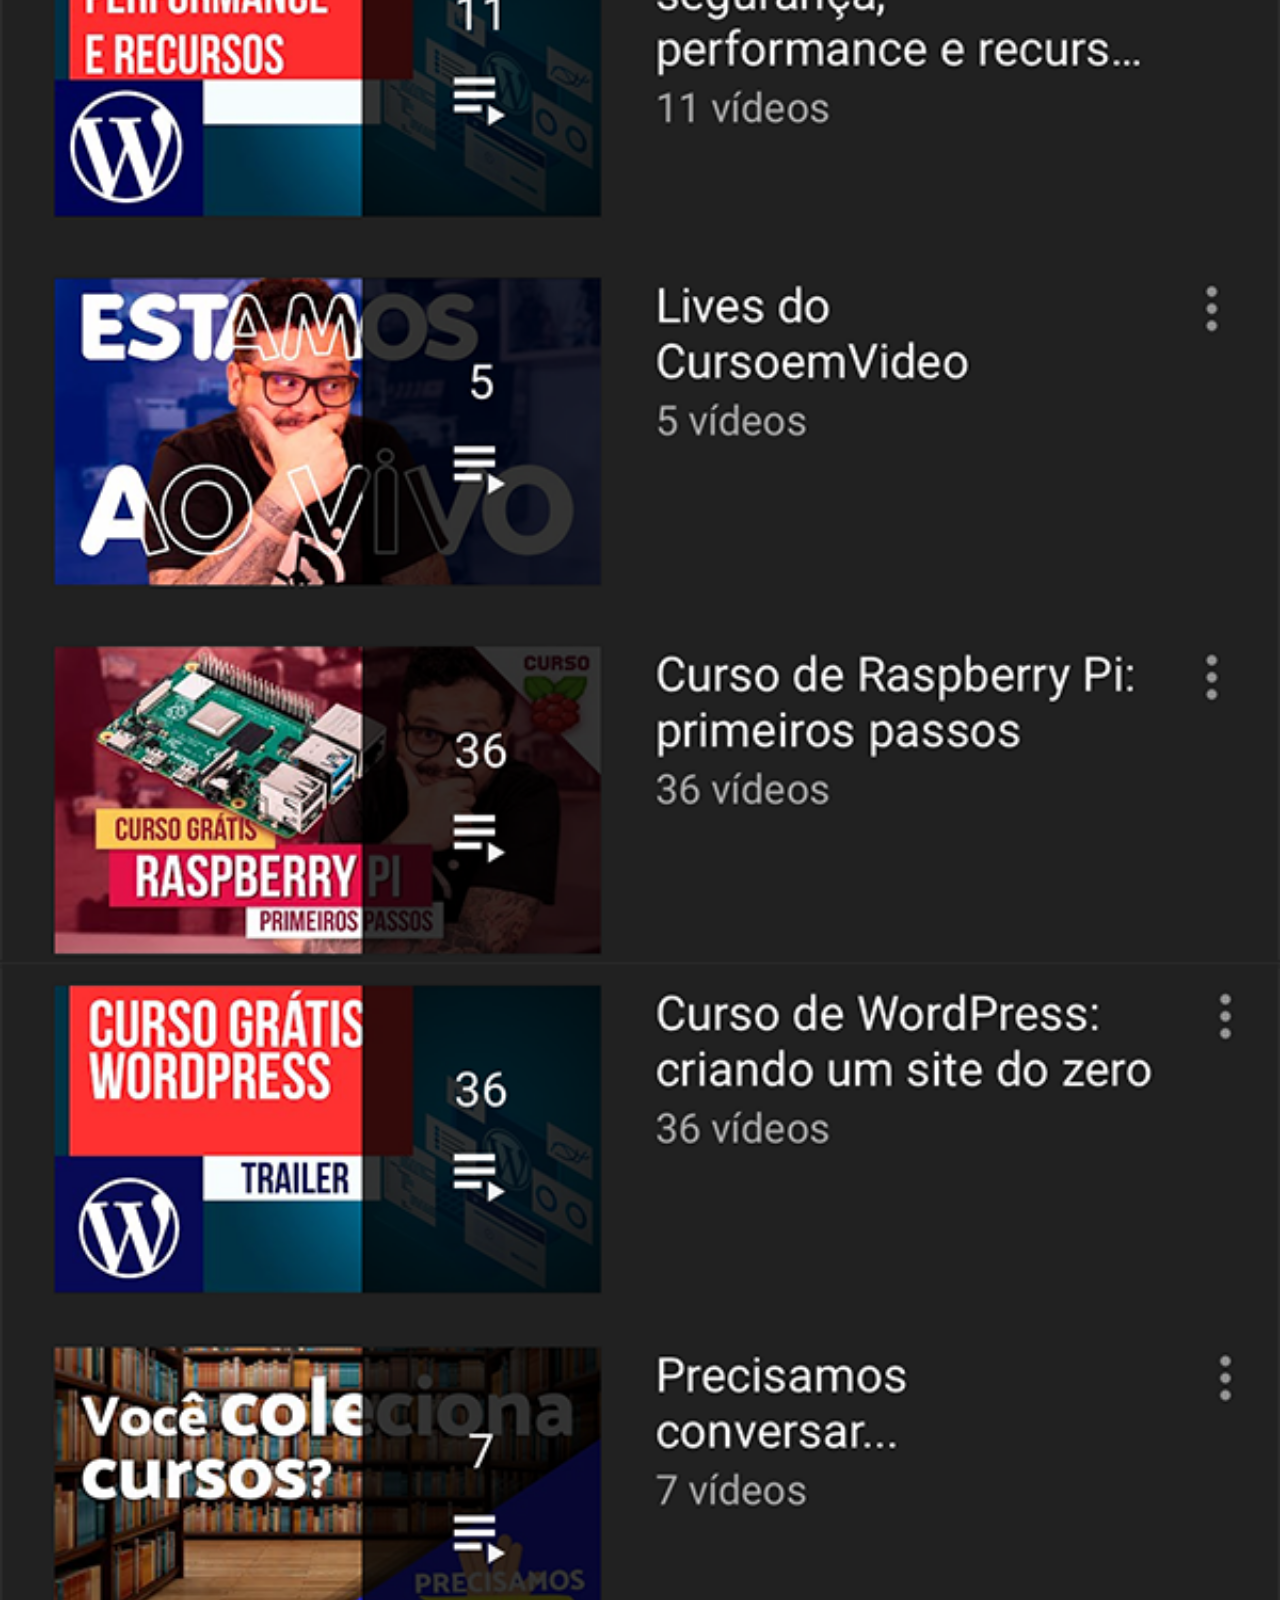
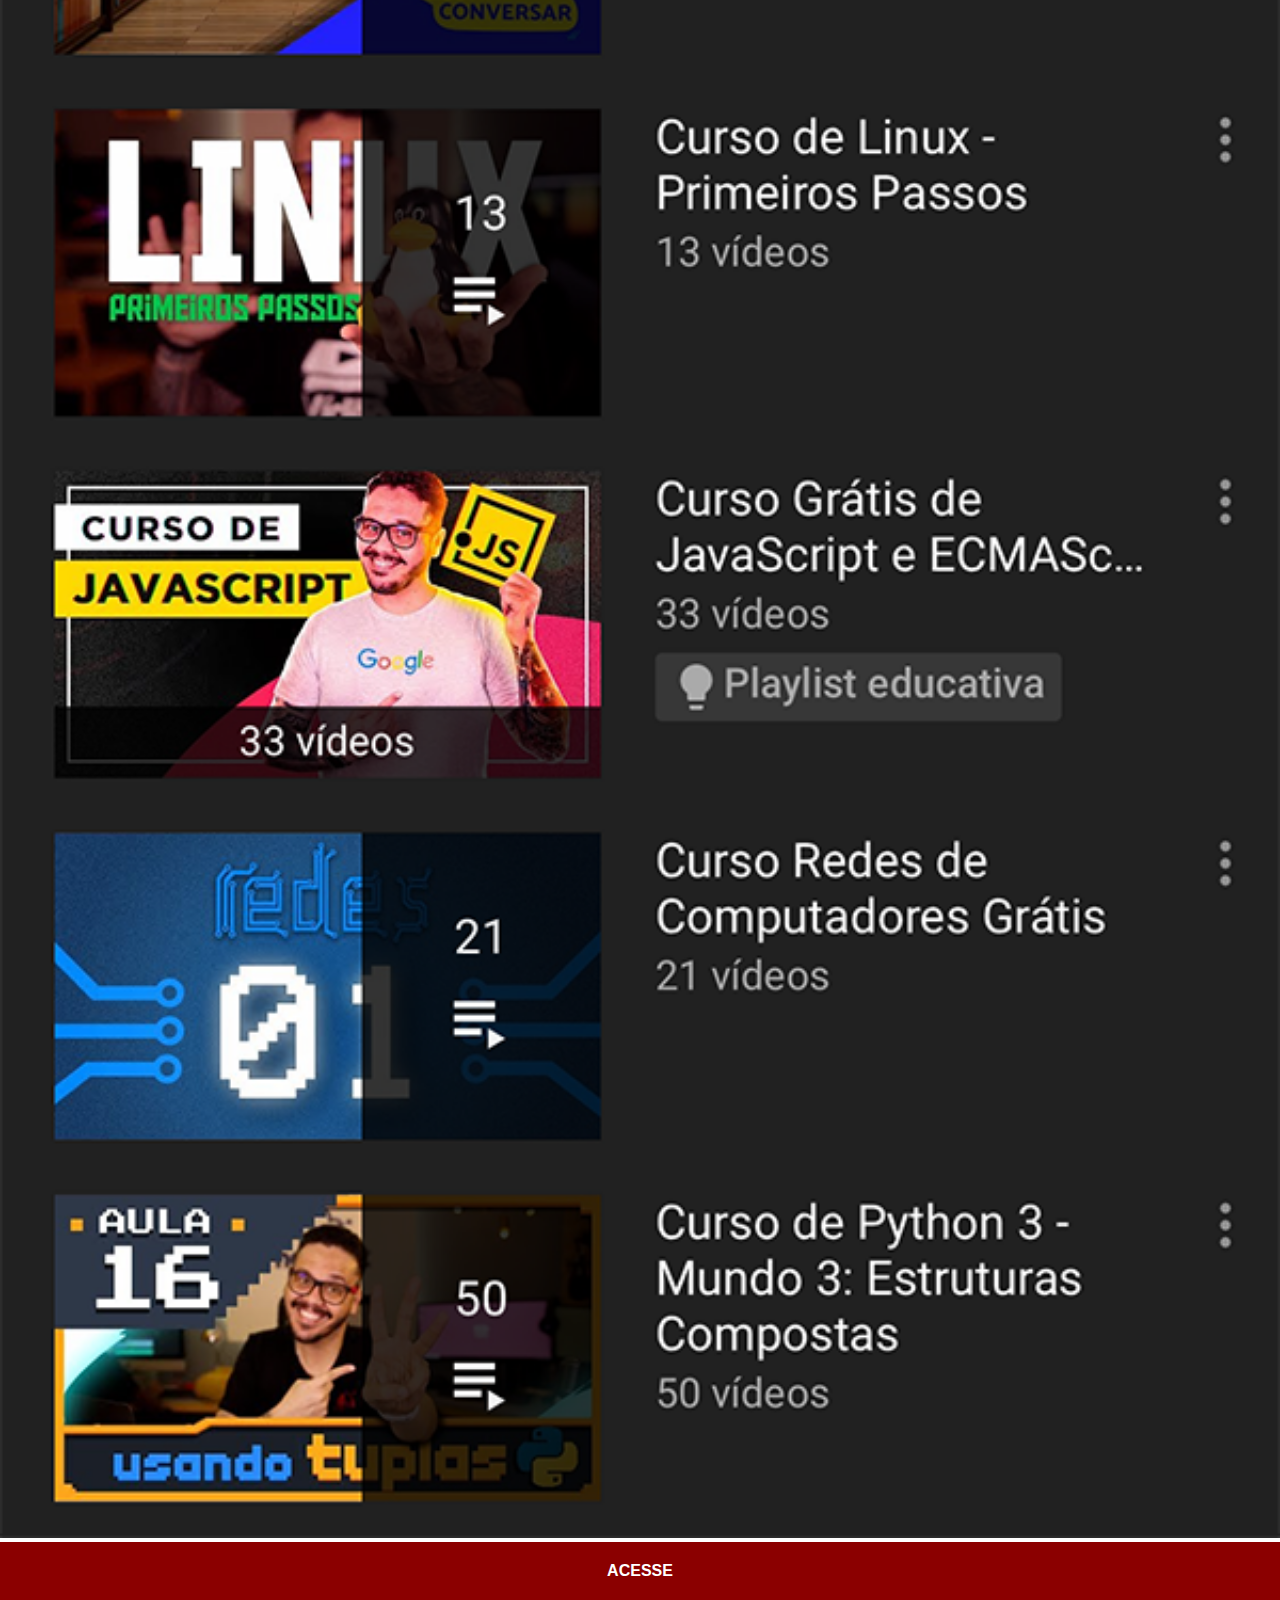
<file: desafio07/youtube.html>
<!DOCTYPE html>
<html lang="pt-br">
<head>
    <meta charset="UTF-8">
    <meta name="viewport" content="width=device-width, initial-scale=1.0">
    <title>Youtube</title>
   <link rel="stylesheet" href="estilos/social.css">
</head>
<body>
    <img src="imagens/tela-youtube.png" alt="Youtube">
    <a href="https://www.youtube.com/c/CursoemV%C3%ADdeo" target="_blank">ACESSE</a>
    
</body>
</html>
</file>
<file: desafio07/estilos/style.css>
@charset "UTF-8";

* {
    margin: 0px;
    padding: 0px;
    font-family: Arial, Helvetica, sans-serif;
}

html, body {
    height: 100vh;
    width: 100vw;
    background-color: black;
}

body {
    background: url("../imagens/fundo-madeira.jpg") no-repeat top center;
    background-size: cover;
    background-attachment: fixed;
}

main {
    height: 100vh;
    position: relative;
}

section#telefone {
    position: absolute;
    top: 50%;
    left: 50%;
    transform: translate(-50%, -50%);

    height: 627px;
    width: 311px;
    background: url("../imagens/frame-iphone.png") no-repeat;
}

iframe#tela {
    position: relative;
    top: 80px;
    left: 22px;
    width: 267px;
    height: 471px;
}

section#redes-sociais {
    text-align: right;
}

section#redes-sociais img {
    width: 50px;
    margin: 10px;
    border-radius: 50%;
    box-shadow: 2px 2px 5px rgba(0, 0, 0, 0.400);
    box-sizing: border-box;
}

section#redes-sociais img:hover {
    border: 2px solid rgba(255, 255, 255, 0.637);
    transform: translate(-3px -3px);
    box-shadow: 5px 5px 10px rgba(0, 0, 0, 0.637);
    transition: transform 0.5s, border 1s;
}
</file>
<file: desafio07/estilos/social.css>
@charset "UTF-8";

* {
    margin: 0px;
    padding: 0px;
    font-family: Arial, Helvetica, sans-serif;
}

::-webkit-scrollbar {
    width: 0px;
    height: 0px;
}

img {
    width: 100vw;
}

a {
    display: block;
    background-color: darkred;
    color: white;
    padding: 20px;
    text-align: center;
    font-weight: bolder;
    text-decoration: none;
}

a:hover {
    background-color: red;
}
</file>
